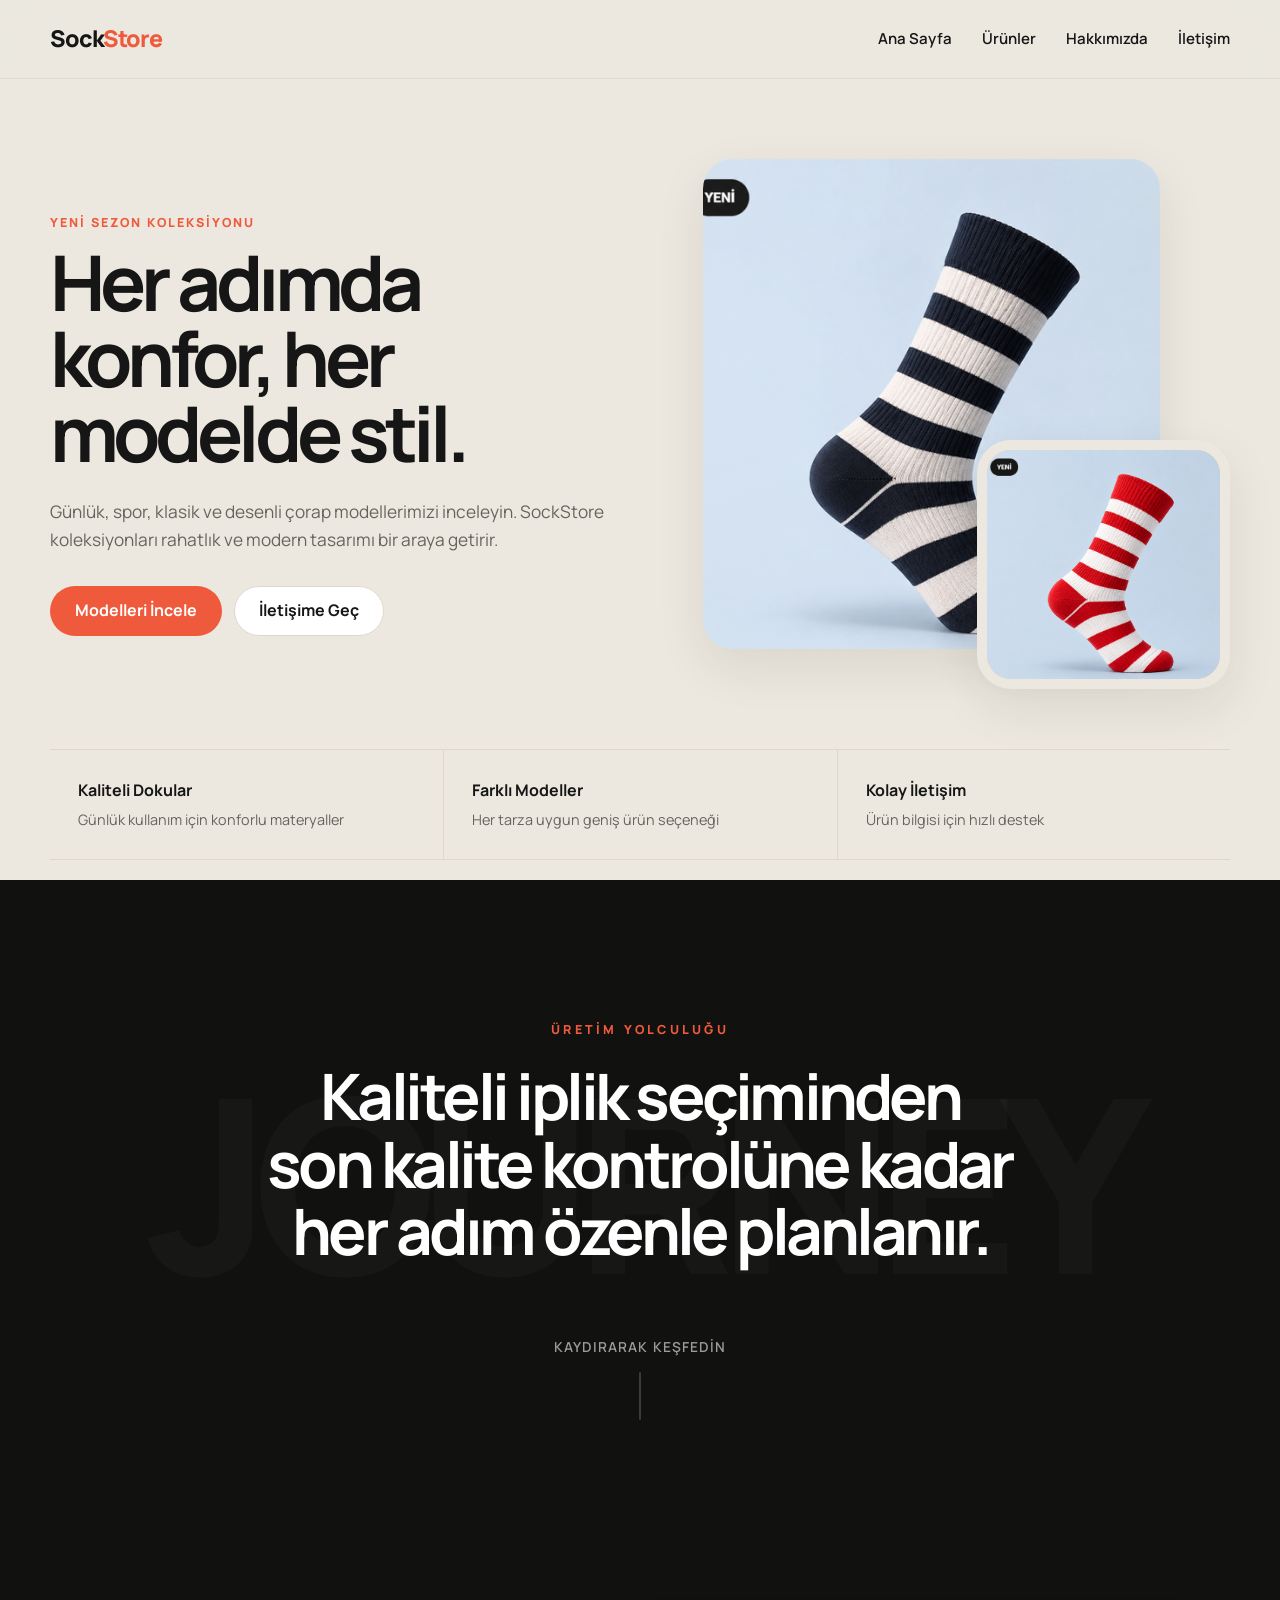
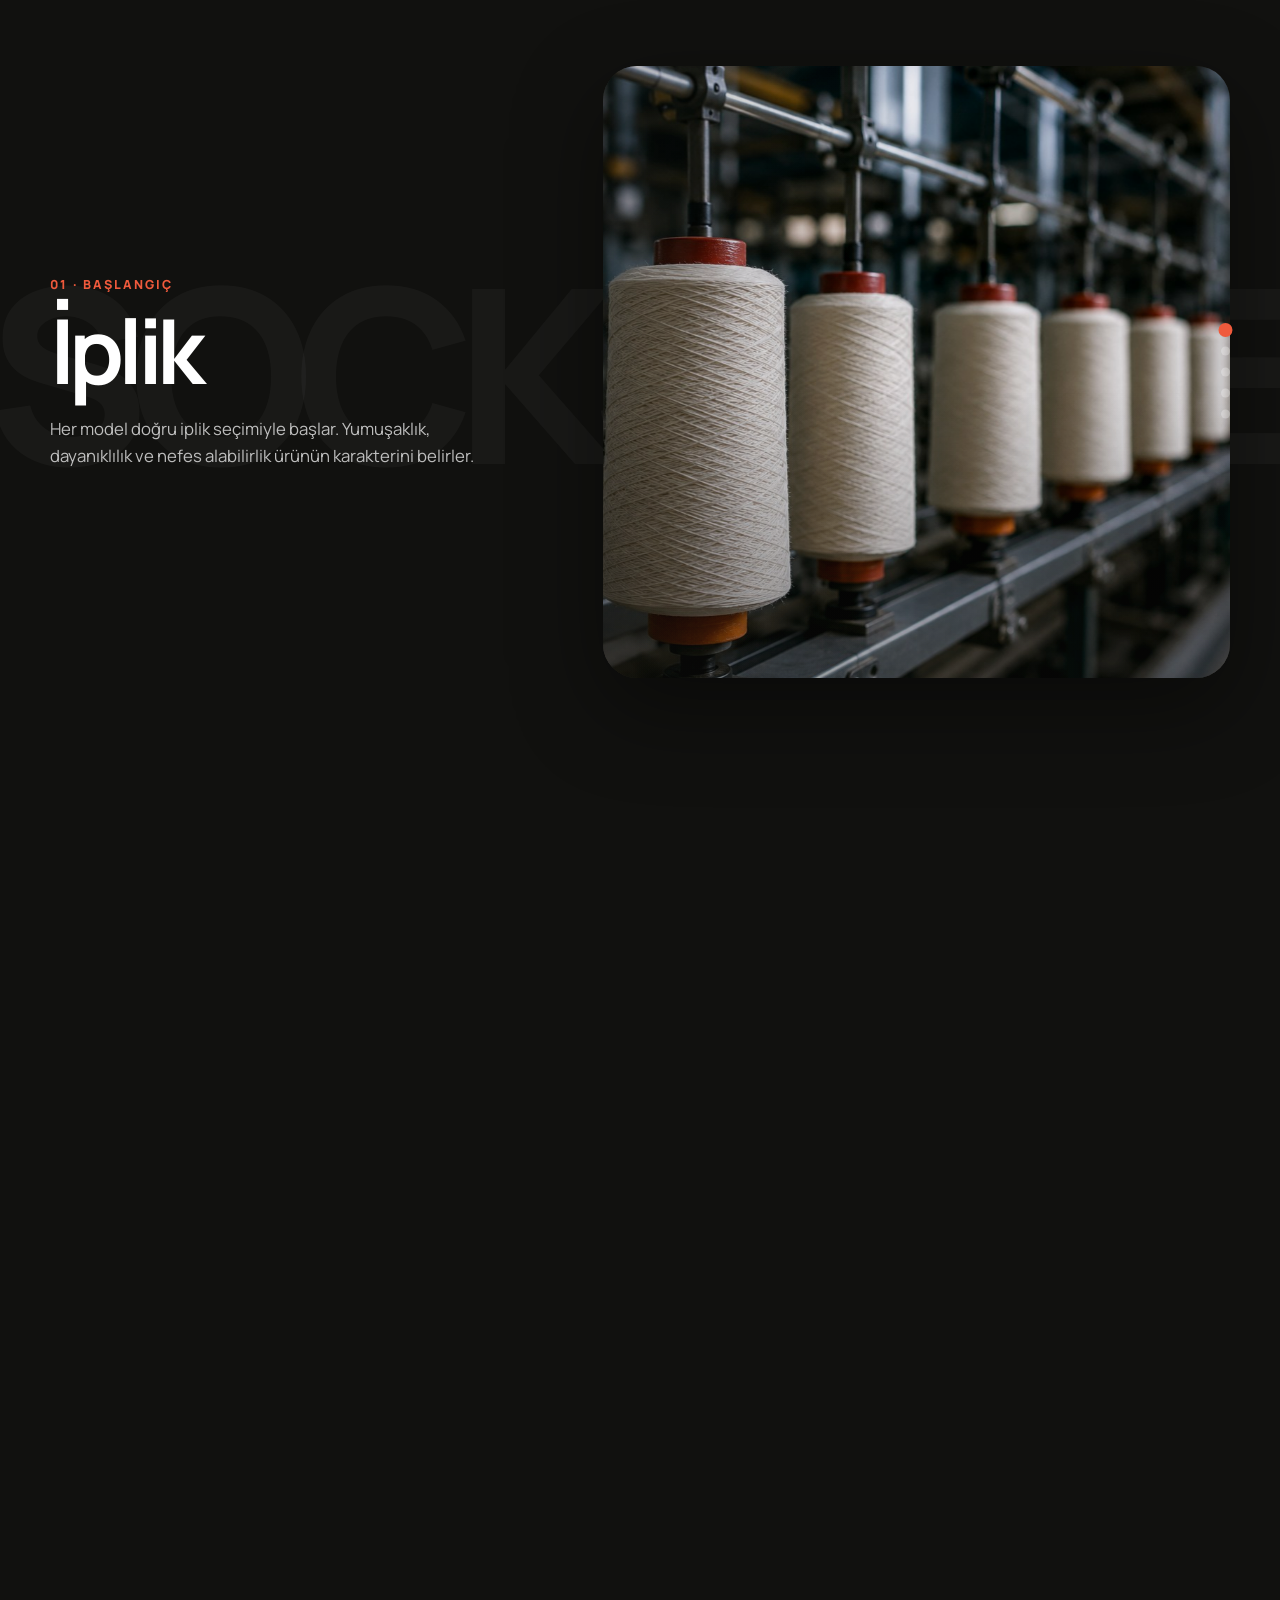
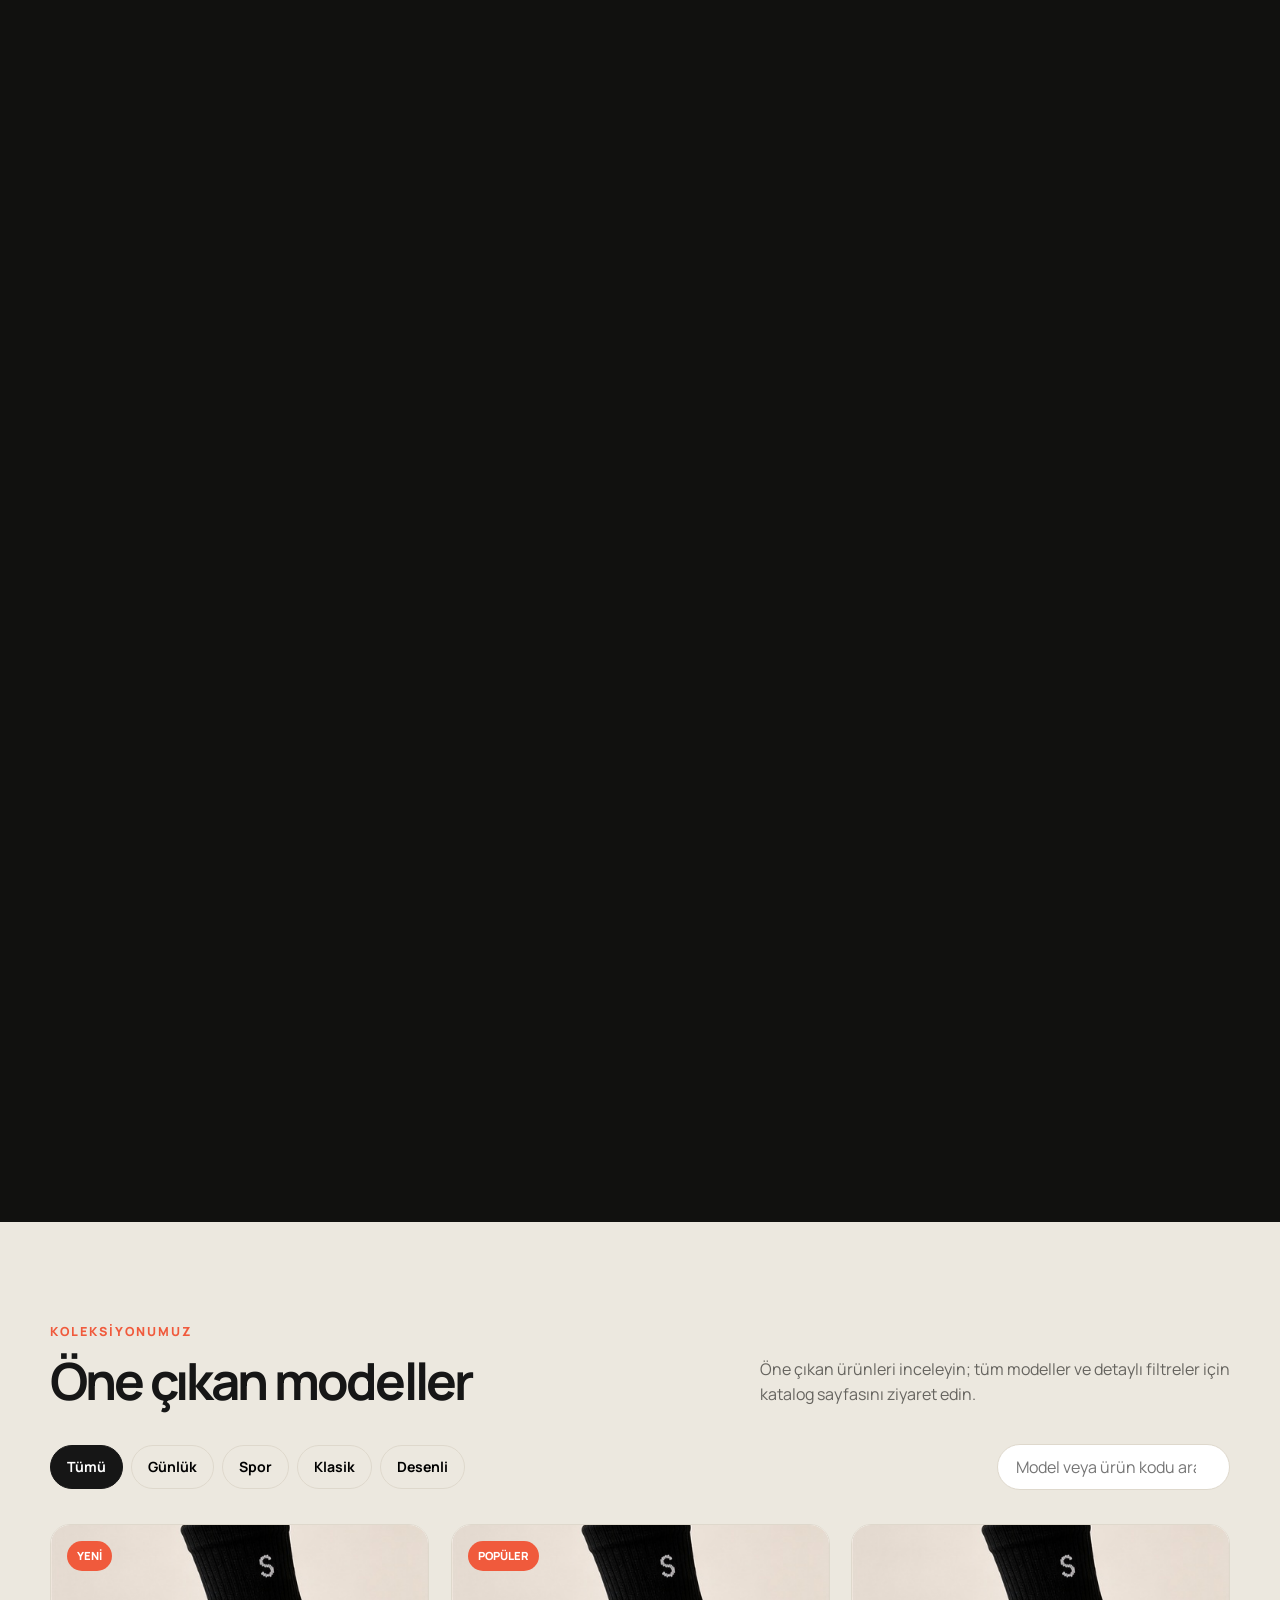
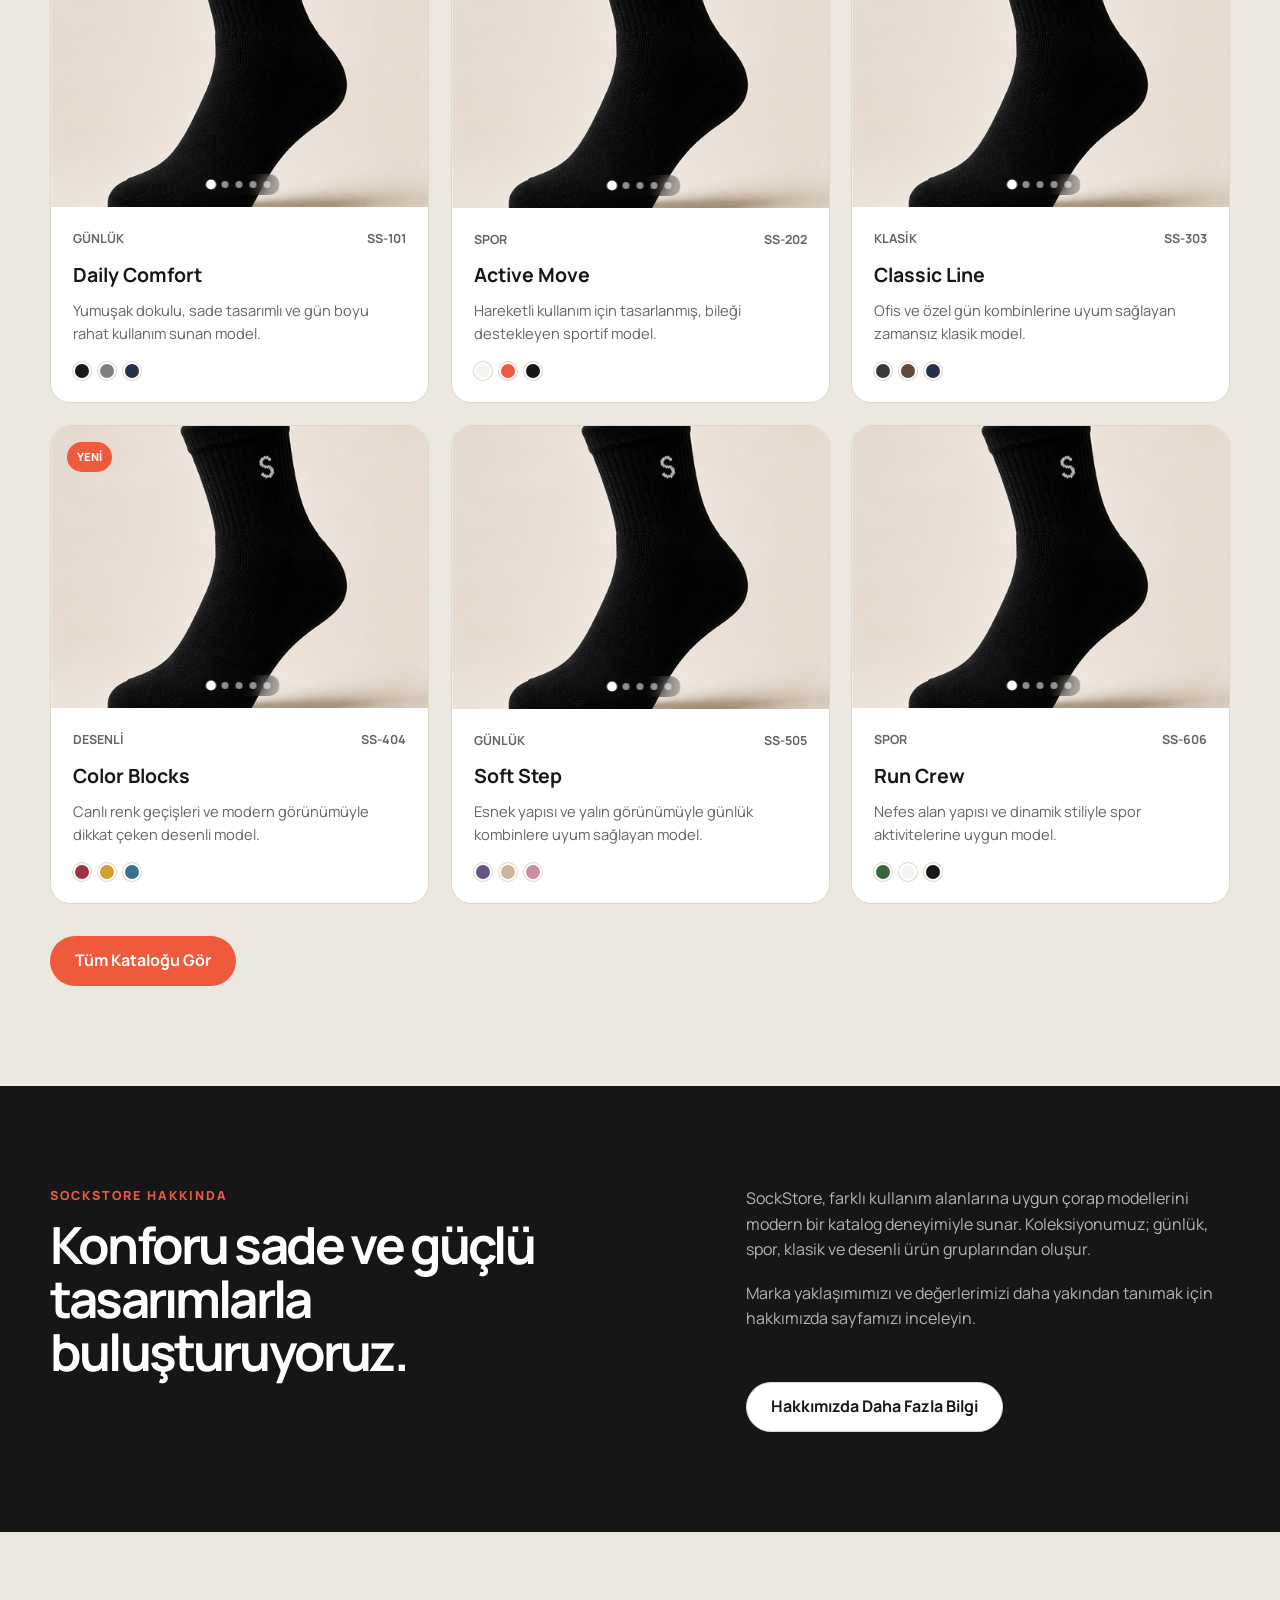
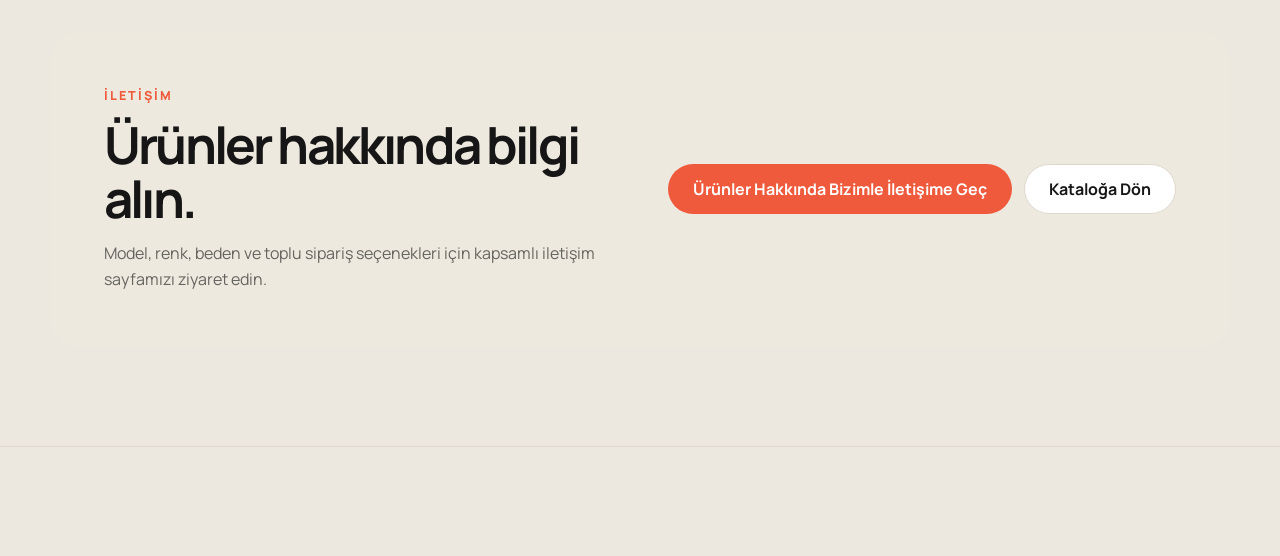
<file: index.html>
<!DOCTYPE html>
<html lang="tr" class="intro-loading">
<head>
    <meta charset="UTF-8">
    <meta name="viewport" content="width=device-width, initial-scale=1.0, viewport-fit=cover">
    <meta name="description" content="SockStore çorap koleksiyonlarını keşfedin. Günlük, spor, klasik ve desenli modeller.">
    <title>SockStore | Çorap Koleksiyonları</title>
    <link rel="preconnect" href="https://fonts.googleapis.com">
    <link rel="preconnect" href="https://fonts.gstatic.com" crossorigin>
    <link href="https://fonts.googleapis.com/css2?family=Manrope:wght@400;500;600;700;800&display=swap" rel="stylesheet">
    <link rel="stylesheet" href="assets/css/style.css">
    <link rel="stylesheet" href="assets/css/background-tone.css?v=2">
    <link rel="stylesheet" href="assets/css/responsive.css">
    <link rel="stylesheet" href="assets/css/animations.css">
    <link rel="stylesheet" href="assets/css/product-images.css?v=2">
    <link rel="stylesheet" href="assets/css/hero-products.css?v=1">
    <link rel="stylesheet" href="assets/css/mobile-menu-fix.css">
    <link rel="stylesheet" href="assets/css/story-intro.css">
    <link rel="stylesheet" href="assets/css/scroll-story.css?v=3">
    <link rel="stylesheet" href="assets/css/story-image-swap.css?v=1">
</head>
<body>
    <div class="page-intro" aria-hidden="true"><div class="intro-panel intro-panel-top"></div><div class="intro-panel intro-panel-bottom"></div><div class="intro-brand"><div class="intro-logo">Sock<span>Store</span></div><p>Her adımda stil</p><div class="intro-line"><span></span></div></div></div>
    <header class="site-header"><div class="container header-inner"><a class="logo" href="#home" aria-label="SockStore ana sayfa">Sock<span>Store</span></a><button class="menu-toggle" type="button" aria-label="Menüyü aç" aria-expanded="false" aria-controls="main-navigation"><span></span><span></span><span></span></button><nav id="main-navigation" class="main-navigation" aria-label="Ana menü"><a href="#home">Ana Sayfa</a><a href="katalog.html">Ürünler</a><a href="hakkimizda.html">Hakkımızda</a><a href="iletisim.html">İletişim</a></nav></div></header>
    <main>
        <section id="home" class="hero-section"><div class="container hero-grid"><div class="hero-content"><p class="eyebrow">Yeni sezon koleksiyonu</p><h1>Her adımda konfor, her modelde stil.</h1><p class="hero-description">Günlük, spor, klasik ve desenli çorap modellerimizi inceleyin. SockStore koleksiyonları rahatlık ve modern tasarımı bir araya getirir.</p><div class="hero-actions"><a class="button button-primary" href="katalog.html">Modelleri İncele</a><a class="button button-secondary" href="iletisim.html">İletişime Geç</a></div></div><div class="hero-visual"><div class="hero-product-card hero-product-card-large"><img src="assets/images/products/NewProducts/NewProduct1.png" alt="SockStore yeni sezon lacivert beyaz çizgili çorap"></div><div class="hero-product-card hero-product-card-small"><img src="assets/images/products/NewProducts/NewProduct2.png" alt="SockStore yeni sezon kırmızı beyaz çizgili çorap"></div></div></div></section>
        <section class="benefits-section"><div class="container benefits-grid"><article><strong>Kaliteli Dokular</strong><span>Günlük kullanım için konforlu materyaller</span></article><article><strong>Farklı Modeller</strong><span>Her tarza uygun geniş ürün seçeneği</span></article><article><strong>Kolay İletişim</strong><span>Ürün bilgisi için hızlı destek</span></article></div></section>

        <section class="story-intro" aria-labelledby="story-intro-title">
            <div class="container story-intro-inner">
                <p class="story-intro-label">Üretim Yolculuğu</p>
                <h2 id="story-intro-title">Kaliteli iplik seçiminden son kalite kontrolüne kadar her adım özenle planlanır.</h2>
                <a class="story-scroll-cue" href="#production-story" aria-label="Üretim yolculuğunu keşfet">
                    <span>Kaydırarak keşfedin</span>
                    <i aria-hidden="true"></i>
                </a>
            </div>
        </section>

        <section id="production-story" class="story-section" aria-label="SockStore üretim hikâyesi">
            <div class="story-layout">
                <div class="story-stage">
                    <div class="container story-container">
                        <div class="story-copy">
                            <article class="story-step is-active"><span class="story-number">01 · Başlangıç</span><h2>İplik</h2><p>Her model doğru iplik seçimiyle başlar. Yumuşaklık, dayanıklılık ve nefes alabilirlik ürünün karakterini belirler.</p></article>
                            <article class="story-step"><span class="story-number">02 · Yapı</span><h2>Dokuma</h2><p>İplikler dengeli bir yapıda birleşir. Esneklik, form ve günlük kullanım konforu bu aşamada şekillenir.</p></article>
                            <article class="story-step"><span class="story-number">03 · Kimlik</span><h2>Boyama</h2><p>Renkler koleksiyona kişilik kazandırır. Zamansız tonlardan dikkat çeken desenlere kadar her seçim bir hikâye taşır.</p></article>
                            <article class="story-step"><span class="story-number">04 · Güvence</span><h2>Kalite Kontrol</h2><p>Doku, dikiş, esneklik ve görünüm dikkatle incelenir. Her model sergilenmeden önce bütünlüğü kontrol edilir.</p></article>
                            <article class="story-step"><span class="story-number">05 · Sonuç</span><h2>SockStore</h2><p>Tüm aşamalar konforlu, sade ve güçlü bir koleksiyonda buluşur. Her adımda stil fikri böyle ortaya çıkar.</p></article>
                        </div>
                        <div class="story-visual" aria-hidden="true">
                            <div class="story-scene scene-thread is-active"></div>
                            <div class="story-scene scene-knit"></div>
                            <div class="story-scene scene-dye"></div>
                            <div class="story-scene scene-quality"></div>
                            <div class="story-scene scene-final"></div>
                        </div>
                    </div>
                    <div class="story-progress" aria-label="Hikâye adımları">
                        <button class="story-dot is-active" type="button" aria-label="İplik"></button>
                        <button class="story-dot" type="button" aria-label="Dokuma"></button>
                        <button class="story-dot" type="button" aria-label="Boyama"></button>
                        <button class="story-dot" type="button" aria-label="Kalite kontrol"></button>
                        <button class="story-dot" type="button" aria-label="SockStore"></button>
                    </div>
                </div>
            </div>
        </section>

        <section id="products" class="products-section section-space"><div class="container"><div class="section-heading"><div><p class="eyebrow">Koleksiyonumuz</p><h2>Öne çıkan modeller</h2></div><p>Öne çıkan ürünleri inceleyin; tüm modeller ve detaylı filtreler için katalog sayfasını ziyaret edin.</p></div><div class="product-toolbar"><div id="category-filters" class="category-filters" aria-label="Ürün kategorileri"></div><label class="search-box"><span class="sr-only">Ürün ara</span><input id="product-search" type="search" placeholder="Model veya ürün kodu ara..."></label></div><div id="product-grid" class="product-grid" aria-live="polite"></div><p id="empty-state" class="empty-state" hidden>Aramanızla eşleşen ürün bulunamadı.</p><div class="hero-actions"><a class="button button-primary" href="katalog.html">Tüm Kataloğu Gör</a></div></div></section>
        <section id="about" class="about-section section-space"><div class="container about-grid"><div><p class="eyebrow">SockStore hakkında</p><h2>Konforu sade ve güçlü tasarımlarla buluşturuyoruz.</h2></div><div class="about-copy"><p>SockStore, farklı kullanım alanlarına uygun çorap modellerini modern bir katalog deneyimiyle sunar. Koleksiyonumuz; günlük, spor, klasik ve desenli ürün gruplarından oluşur.</p><p>Marka yaklaşımımızı ve değerlerimizi daha yakından tanımak için hakkımızda sayfamızı inceleyin.</p><div class="hero-actions"><a class="button button-secondary" href="hakkimizda.html">Hakkımızda Daha Fazla Bilgi</a></div></div></div></section>
        <section id="contact" class="contact-section section-space"><div class="container contact-card"><div><p class="eyebrow">İletişim</p><h2>Ürünler hakkında bilgi alın.</h2><p>Model, renk, beden ve toplu sipariş seçenekleri için kapsamlı iletişim sayfamızı ziyaret edin.</p></div><div class="contact-actions"><a class="button button-primary" href="iletisim.html">Ürünler Hakkında Bizimle İletişime Geç</a><a class="button button-secondary" href="katalog.html">Kataloğa Dön</a></div></div></section>
    </main>
    <footer class="site-footer"><div class="container footer-inner"><a class="logo footer-logo" href="#home">Sock<span>Store</span></a><p>© <span id="current-year"></span> SockStore. Tüm hakları saklıdır.</p></div></footer>
    <script src="assets/js/products.js?v=2"></script>
    <script src="assets/js/scroll-story.js"></script>
    <script src="assets/js/main.js"></script>
</body>
</html>
</file>
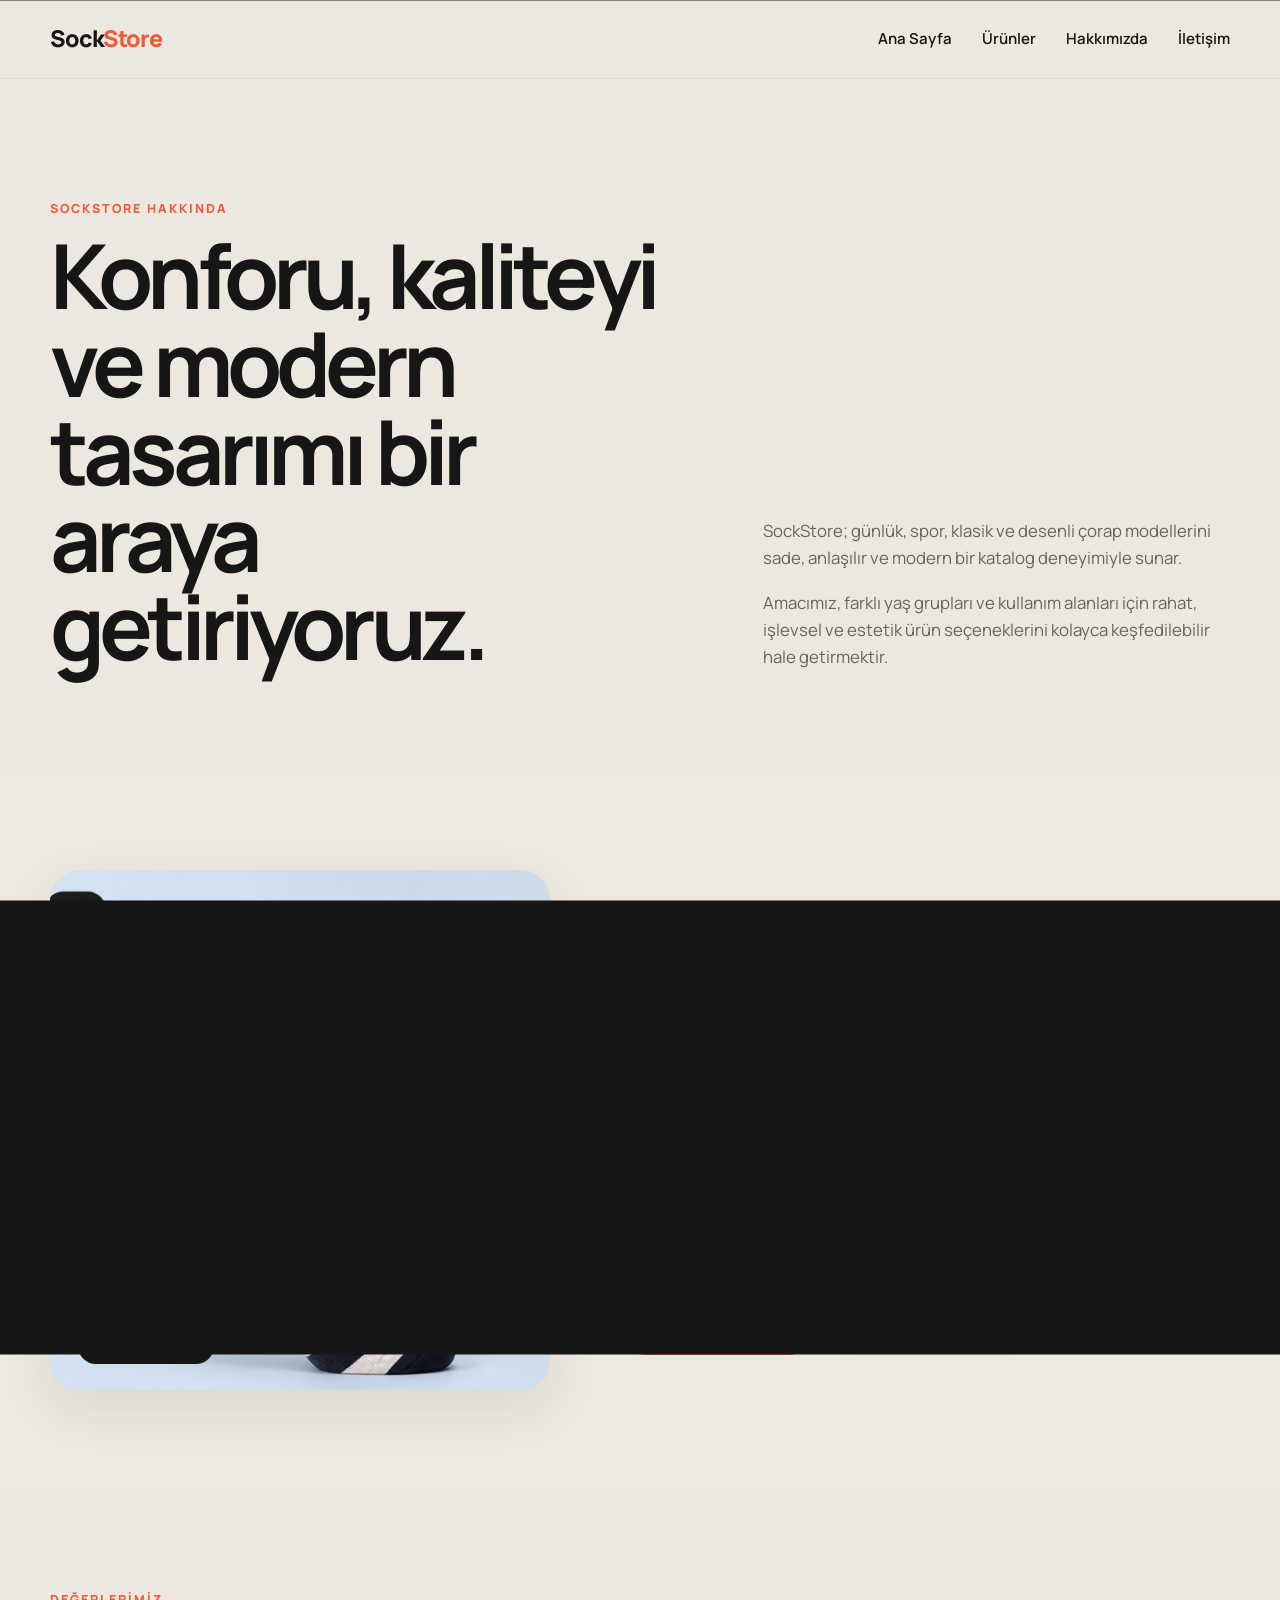
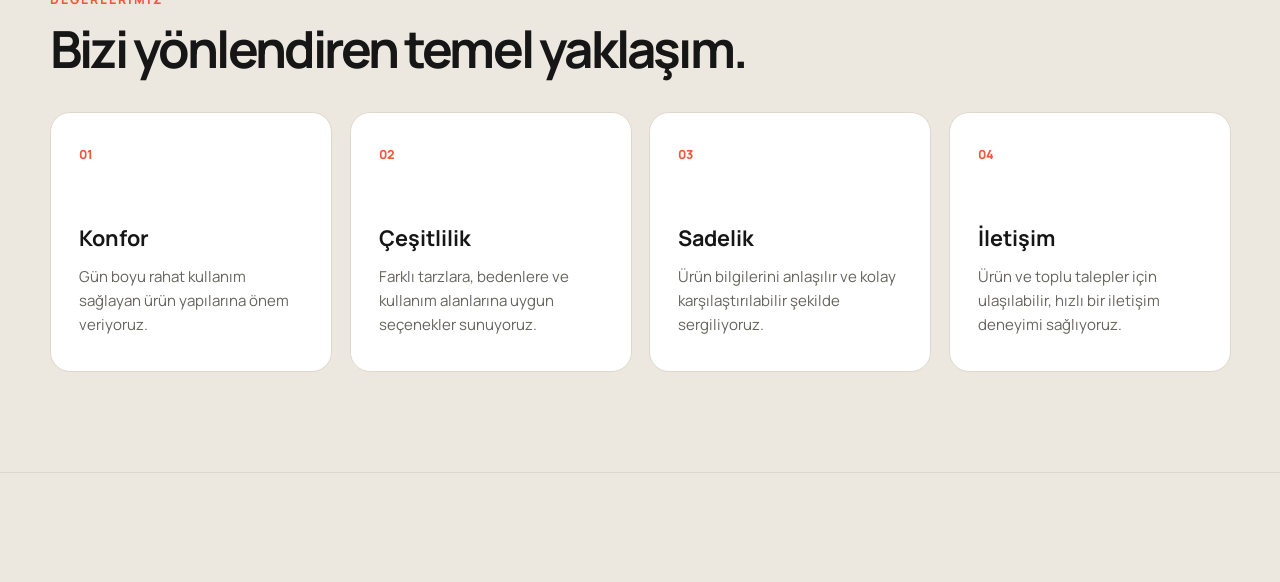
<file: hakkimizda.html>
<!DOCTYPE html>
<html lang="tr" class="intro-loading">
<head>
    <meta charset="UTF-8">
    <meta name="viewport" content="width=device-width, initial-scale=1.0, viewport-fit=cover">
    <meta name="description" content="SockStore marka yaklaşımı, ürün anlayışı ve koleksiyonları hakkında bilgi edinin.">
    <title>SockStore | Hakkımızda</title>
    <link rel="preconnect" href="https://fonts.googleapis.com">
    <link rel="preconnect" href="https://fonts.gstatic.com" crossorigin>
    <link href="https://fonts.googleapis.com/css2?family=Manrope:wght@400;500;600;700;800&display=swap" rel="stylesheet">
    <link rel="stylesheet" href="assets/css/style.css">
    <link rel="stylesheet" href="assets/css/background-tone.css?v=1">
    <link rel="stylesheet" href="assets/css/responsive.css">
    <link rel="stylesheet" href="assets/css/animations.css">
    <link rel="stylesheet" href="assets/css/about.css?v=2">
    <link rel="stylesheet" href="assets/css/mobile-menu-fix.css">
</head>
<body>
    <div class="page-intro" aria-hidden="true">
        <div class="intro-panel intro-panel-top"></div>
        <div class="intro-panel intro-panel-bottom"></div>
        <div class="intro-brand">
            <div class="intro-logo">Sock<span>Store</span></div>
            <p>Markamızı keşfedin</p>
            <div class="intro-line"><span></span></div>
        </div>
    </div>

    <header class="site-header">
        <div class="container header-inner">
            <a class="logo" href="index.html" aria-label="SockStore ana sayfa">Sock<span>Store</span></a>
            <button class="menu-toggle" type="button" aria-label="Menüyü aç" aria-expanded="false" aria-controls="main-navigation"><span></span><span></span><span></span></button>
            <nav id="main-navigation" class="main-navigation" aria-label="Ana menü">
                <a href="index.html">Ana Sayfa</a>
                <a href="katalog.html">Ürünler</a>
                <a href="hakkimizda.html" aria-current="page">Hakkımızda</a>
                <a href="iletisim.html">İletişim</a>
            </nav>
        </div>
    </header>

    <main>
        <section class="about-page-hero section-space">
            <div class="container about-page-hero-grid">
                <div class="reveal reveal-left">
                    <p class="eyebrow">SockStore hakkında</p>
                    <h1>Konforu, kaliteyi ve modern tasarımı bir araya getiriyoruz.</h1>
                </div>
                <div class="about-page-intro reveal reveal-right">
                    <p>SockStore; günlük, spor, klasik ve desenli çorap modellerini sade, anlaşılır ve modern bir katalog deneyimiyle sunar.</p>
                    <p>Amacımız, farklı yaş grupları ve kullanım alanları için rahat, işlevsel ve estetik ürün seçeneklerini kolayca keşfedilebilir hale getirmektir.</p>
                </div>
            </div>
        </section>

        <section class="about-story section-space">
            <div class="container about-story-grid">
                <div class="about-visual-card reveal reveal-scale">
                    <img src="assets/images/products/NewProducts/NewProduct1.png" alt="Lacivert beyaz çizgili SockStore çorabı">
                    <span>Her adımda stil</span>
                </div>
                <div class="about-story-copy reveal reveal-right">
                    <p class="eyebrow">Yaklaşımımız</p>
                    <h2>Her kullanım alanına uygun doğru modeli sunmak.</h2>
                    <p>Koleksiyonlarımızı oluştururken rahatlık, malzeme yapısı, renk çeşitliliği ve kullanım amacını birlikte değerlendiriyoruz.</p>
                    <p>Bu site satış işlemi gerçekleştirmez. Ürünleri incelemek, model seçenekleri hakkında bilgi almak ve toplu talepler için bizimle doğrudan iletişime geçebilirsiniz.</p>
                    <div class="about-actions">
                        <a class="button button-primary" href="katalog.html">Koleksiyonu İncele</a>
                        <a class="button button-secondary" href="iletisim.html">Bizimle İletişime Geç</a>
                    </div>
                </div>
            </div>
        </section>

        <section class="values-section section-space">
            <div class="container">
                <div class="section-heading reveal">
                    <div><p class="eyebrow">Değerlerimiz</p><h2>Bizi yönlendiren temel yaklaşım.</h2></div>
                </div>
                <div class="values-grid">
                    <article class="value-card reveal"><span>01</span><h3>Konfor</h3><p>Gün boyu rahat kullanım sağlayan ürün yapılarına önem veriyoruz.</p></article>
                    <article class="value-card reveal" style="--reveal-delay:100ms"><span>02</span><h3>Çeşitlilik</h3><p>Farklı tarzlara, bedenlere ve kullanım alanlarına uygun seçenekler sunuyoruz.</p></article>
                    <article class="value-card reveal" style="--reveal-delay:200ms"><span>03</span><h3>Sadelik</h3><p>Ürün bilgilerini anlaşılır ve kolay karşılaştırılabilir şekilde sergiliyoruz.</p></article>
                    <article class="value-card reveal" style="--reveal-delay:300ms"><span>04</span><h3>İletişim</h3><p>Ürün ve toplu talepler için ulaşılabilir, hızlı bir iletişim deneyimi sağlıyoruz.</p></article>
                </div>
            </div>
        </section>
    </main>

    <footer class="site-footer"><div class="container footer-inner"><a class="logo footer-logo" href="index.html">Sock<span>Store</span></a><p>© <span id="current-year"></span> SockStore. Tüm hakları saklıdır.</p></div></footer>
    <script src="assets/js/main.js"></script>
</body>
</html>
</file>
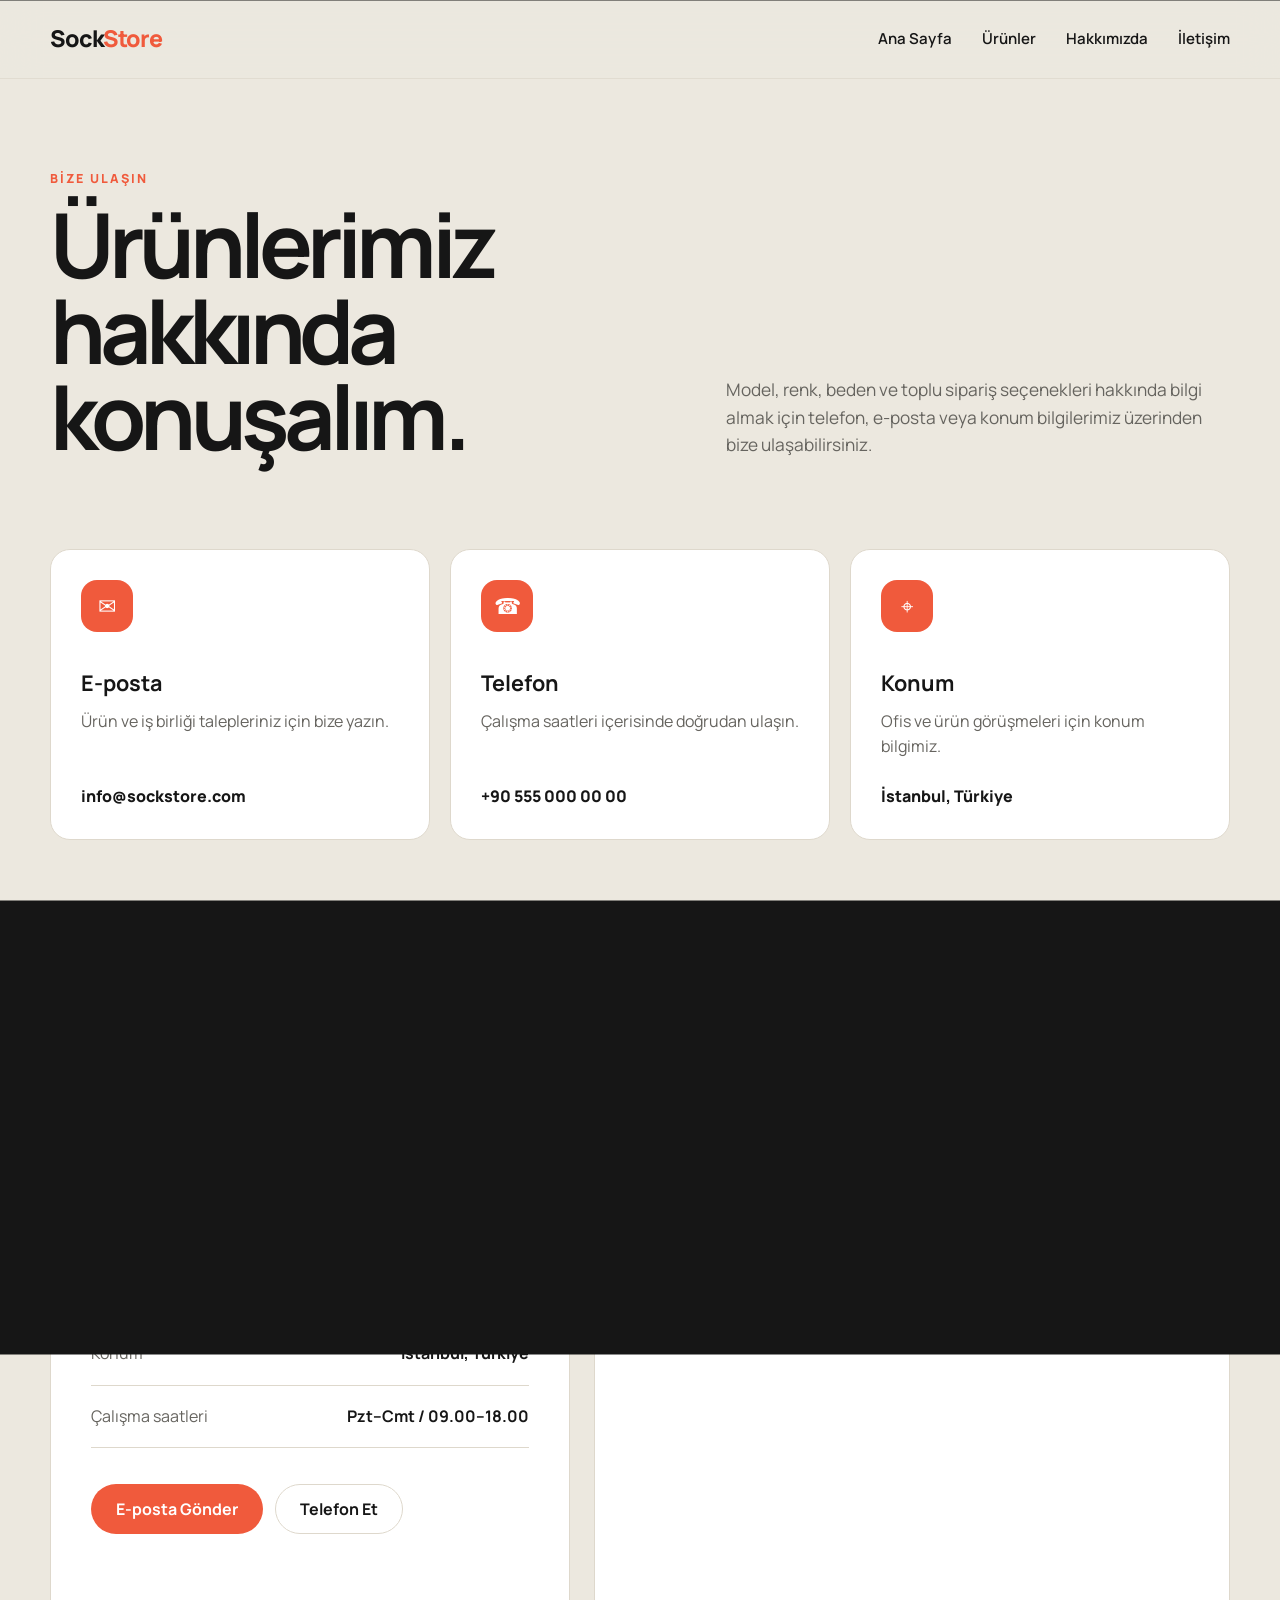
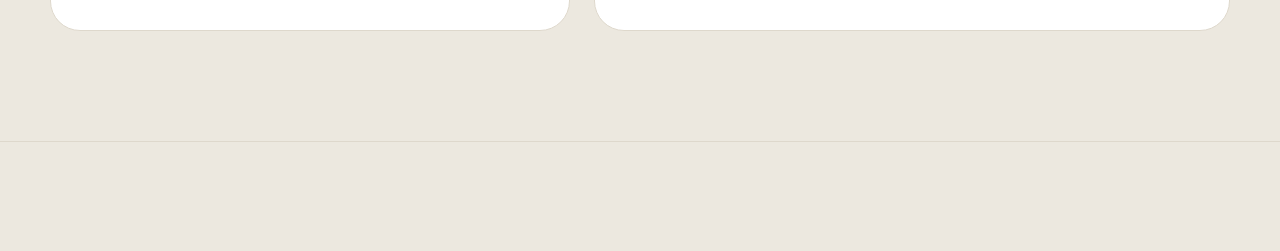
<file: iletisim.html>
<!DOCTYPE html>
<html lang="tr" class="intro-loading">
<head>
    <meta charset="UTF-8">
    <meta name="viewport" content="width=device-width, initial-scale=1.0, viewport-fit=cover">
    <meta name="description" content="SockStore iletişim bilgileri, telefon, e-posta ve konum bilgileri.">
    <title>SockStore | İletişim</title>
    <link rel="preconnect" href="https://fonts.googleapis.com">
    <link rel="preconnect" href="https://fonts.gstatic.com" crossorigin>
    <link href="https://fonts.googleapis.com/css2?family=Manrope:wght@400;500;600;700;800&display=swap" rel="stylesheet">
    <link rel="stylesheet" href="assets/css/style.css">
    <link rel="stylesheet" href="assets/css/background-tone.css?v=1">
    <link rel="stylesheet" href="assets/css/responsive.css">
    <link rel="stylesheet" href="assets/css/animations.css">
    <link rel="stylesheet" href="assets/css/contact.css">
    <link rel="stylesheet" href="assets/css/mobile-menu-fix.css">
</head>
<body>
    <div class="page-intro" aria-hidden="true"><div class="intro-panel intro-panel-top"></div><div class="intro-panel intro-panel-bottom"></div><div class="intro-brand"><div class="intro-logo">Sock<span>Store</span></div><p>Her adımda stil</p><div class="intro-line"><span></span></div></div></div>
    <header class="site-header"><div class="container header-inner"><a class="logo" href="index.html" aria-label="SockStore ana sayfa">Sock<span>Store</span></a><button class="menu-toggle" type="button" aria-label="Menüyü aç" aria-expanded="false" aria-controls="main-navigation"><span></span><span></span><span></span></button><nav id="main-navigation" class="main-navigation" aria-label="Ana menü"><a href="index.html">Ana Sayfa</a><a href="katalog.html">Ürünler</a><a href="hakkimizda.html">Hakkımızda</a><a href="iletisim.html" aria-current="page">İletişim</a></nav></div></header>
    <main>
        <section class="contact-hero"><div class="container contact-hero-grid"><div><p class="eyebrow">Bize ulaşın</p><h1>Ürünlerimiz hakkında konuşalım.</h1></div><p class="contact-hero-copy">Model, renk, beden ve toplu sipariş seçenekleri hakkında bilgi almak için telefon, e-posta veya konum bilgilerimiz üzerinden bize ulaşabilirsiniz.</p></div></section>
        <section class="contact-details-section"><div class="container contact-details-grid"><article class="contact-info-card reveal"><div><div class="contact-icon" aria-hidden="true">✉</div><h2>E-posta</h2><p>Ürün ve iş birliği talepleriniz için bize yazın.</p></div><a href="mailto:info@sockstore.com">info@sockstore.com</a></article><article class="contact-info-card reveal" style="--reveal-delay:100ms"><div><div class="contact-icon" aria-hidden="true">☎</div><h2>Telefon</h2><p>Çalışma saatleri içerisinde doğrudan ulaşın.</p></div><a href="tel:+905550000000">+90 555 000 00 00</a></article><article class="contact-info-card reveal" style="--reveal-delay:200ms"><div><div class="contact-icon" aria-hidden="true">⌖</div><h2>Konum</h2><p>Ofis ve ürün görüşmeleri için konum bilgimiz.</p></div><a href="https://www.google.com/maps/search/?api=1&query=Istanbul%2C%20Turkiye" target="_blank" rel="noopener noreferrer">İstanbul, Türkiye</a></article></div></section>
        <section class="contact-main-section"><div class="container contact-main-grid"><div class="contact-panel reveal reveal-left"><p class="eyebrow">İletişim bilgileri</p><h2>Size en uygun kanaldan ulaşın.</h2><p>Mesajlarınıza mümkün olan en kısa sürede dönüş sağlanır.</p><div class="contact-list"><div class="contact-list-row"><span>E-posta</span><strong>info@sockstore.com</strong></div><div class="contact-list-row"><span>Telefon</span><strong>+90 555 000 00 00</strong></div><div class="contact-list-row"><span>Konum</span><strong>İstanbul, Türkiye</strong></div><div class="contact-list-row"><span>Çalışma saatleri</span><strong>Pzt–Cmt / 09.00–18.00</strong></div></div><div class="contact-actions"><a class="button button-primary" href="mailto:info@sockstore.com">E-posta Gönder</a><a class="button button-secondary" href="tel:+905550000000">Telefon Et</a></div></div><div class="map-panel reveal reveal-right"><div class="map-panel-heading"><p class="eyebrow">Konum</p><h2>Bizi haritada görüntüleyin.</h2><p>Kesin adres bilgisi eklendiğinde harita doğrudan firma konumunu gösterecek şekilde güncellenebilir.</p></div><div class="map-frame"><iframe title="SockStore konumu" src="https://www.google.com/maps?q=Istanbul%2C%20Turkiye&output=embed" loading="lazy" referrerpolicy="no-referrer-when-downgrade"></iframe></div></div></div></section>
    </main>
    <footer class="site-footer"><div class="container footer-inner"><a class="logo footer-logo" href="index.html">Sock<span>Store</span></a><p>© <span id="current-year"></span> SockStore. Tüm hakları saklıdır.</p></div></footer>
    <script src="assets/js/main.js"></script>
</body>
</html>
</file>
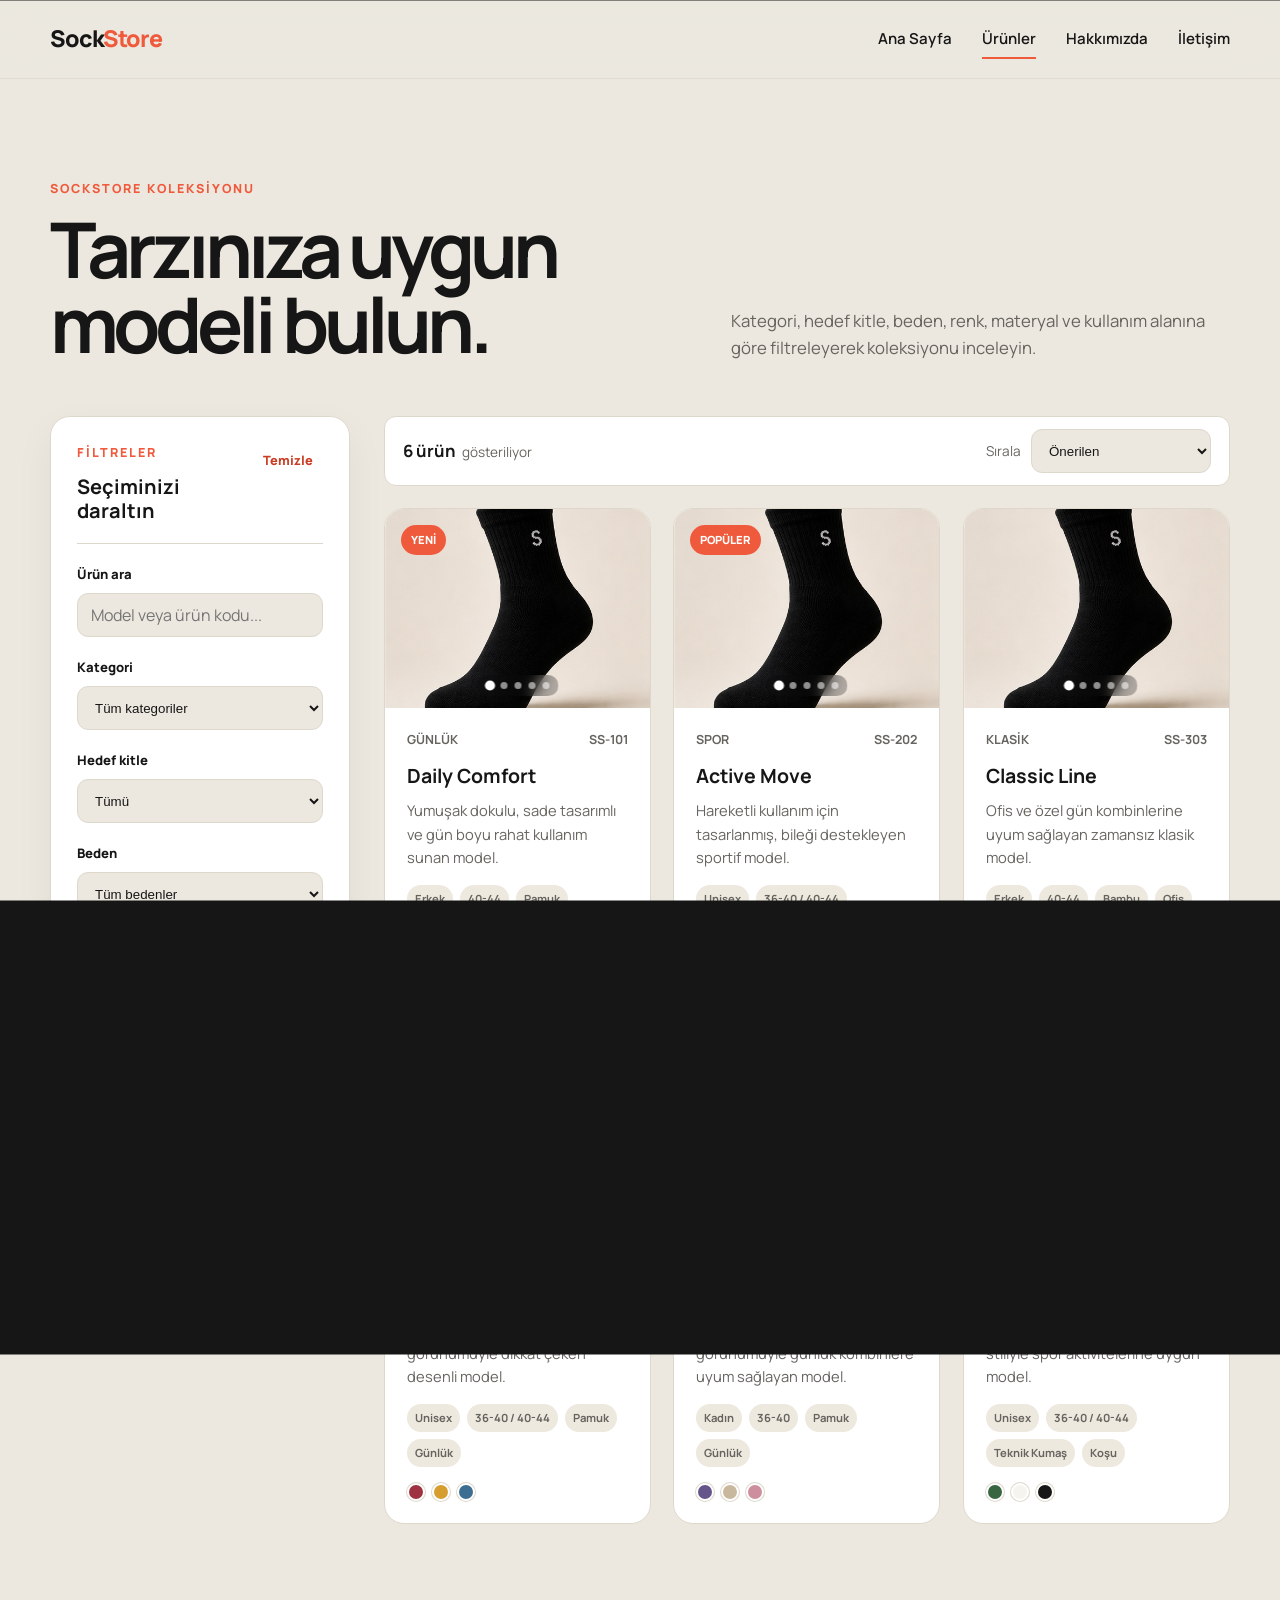
<file: katalog.html>
<!DOCTYPE html>
<html lang="tr" class="intro-loading">
<head>
    <meta charset="UTF-8">
    <meta name="viewport" content="width=device-width, initial-scale=1.0, viewport-fit=cover">
    <meta name="description" content="SockStore ürün kataloğunu kategori, beden, renk ve kullanım alanına göre filtreleyin.">
    <title>SockStore | Ürün Kataloğu</title>
    <link rel="preconnect" href="https://fonts.googleapis.com">
    <link rel="preconnect" href="https://fonts.gstatic.com" crossorigin>
    <link href="https://fonts.googleapis.com/css2?family=Manrope:wght@400;500;600;700;800&display=swap" rel="stylesheet">
    <link rel="stylesheet" href="assets/css/style.css">
    <link rel="stylesheet" href="assets/css/background-tone.css?v=1">
    <link rel="stylesheet" href="assets/css/responsive.css">
    <link rel="stylesheet" href="assets/css/animations.css">
    <link rel="stylesheet" href="assets/css/product-images.css?v=2">
    <link rel="stylesheet" href="assets/css/catalog.css">
    <link rel="stylesheet" href="assets/css/mobile-menu-fix.css">
</head>
<body>
    <div class="page-intro" aria-hidden="true"><div class="intro-panel intro-panel-top"></div><div class="intro-panel intro-panel-bottom"></div><div class="intro-brand"><div class="intro-logo">Sock<span>Store</span></div><p>Ürün kataloğu</p><div class="intro-line"><span></span></div></div></div>
    <header class="site-header"><div class="container header-inner"><a class="logo" href="index.html" aria-label="SockStore ana sayfa">Sock<span>Store</span></a><button class="menu-toggle" type="button" aria-label="Menüyü aç" aria-expanded="false" aria-controls="main-navigation"><span></span><span></span><span></span></button><nav id="main-navigation" class="main-navigation" aria-label="Ana menü"><a href="index.html">Ana Sayfa</a><a href="katalog.html" aria-current="page">Ürünler</a><a href="hakkimizda.html">Hakkımızda</a><a href="iletisim.html">İletişim</a></nav></div></header>
    <main>
        <section class="catalog-hero section-space"><div class="container catalog-hero-grid"><div><p class="eyebrow">SockStore koleksiyonu</p><h1>Tarzınıza uygun modeli bulun.</h1></div><p>Kategori, hedef kitle, beden, renk, materyal ve kullanım alanına göre filtreleyerek koleksiyonu inceleyin.</p></div></section>
        <section class="catalog-section"><div class="container catalog-layout"><aside class="catalog-sidebar" aria-label="Ürün filtreleri"><div class="filter-panel-header"><div><p class="eyebrow">Filtreler</p><h2>Seçiminizi daraltın</h2></div><button id="clear-filters" class="clear-filter-button" type="button">Temizle</button></div><div class="filter-group"><label for="catalog-search">Ürün ara</label><input id="catalog-search" type="search" placeholder="Model veya ürün kodu..."></div><div class="filter-group"><label for="category-filter">Kategori</label><select id="category-filter"><option value="">Tüm kategoriler</option></select></div><div class="filter-group"><label for="audience-filter">Hedef kitle</label><select id="audience-filter"><option value="">Tümü</option></select></div><div class="filter-group"><label for="size-filter">Beden</label><select id="size-filter"><option value="">Tüm bedenler</option></select></div><div class="filter-group"><label for="color-filter">Renk</label><select id="color-filter"><option value="">Tüm renkler</option></select></div><div class="filter-group"><label for="material-filter">Materyal</label><select id="material-filter"><option value="">Tüm materyaller</option></select></div><div class="filter-group"><label for="usage-filter">Kullanım alanı</label><select id="usage-filter"><option value="">Tüm kullanım alanları</option></select></div><label class="badge-filter"><input id="featured-filter" type="checkbox"><span>Yalnızca yeni ve popüler modeller</span></label></aside><div class="catalog-content"><div class="catalog-toolbar"><div><strong id="result-count">0 ürün</strong><span>gösteriliyor</span></div><label class="sort-control"><span>Sırala</span><select id="sort-filter"><option value="default">Önerilen</option><option value="name-asc">İsme göre A-Z</option><option value="name-desc">İsme göre Z-A</option><option value="code-asc">Ürün koduna göre</option></select></label></div><div id="catalog-grid" class="product-grid catalog-grid" aria-live="polite"></div><div id="catalog-empty" class="catalog-empty" hidden><h3>Bu filtrelerle eşleşen ürün bulunamadı.</h3><p>Filtrelerden birini kaldırarak tekrar deneyin.</p></div></div></div></section>
    </main>
    <footer class="site-footer"><div class="container footer-inner"><a class="logo footer-logo" href="index.html">Sock<span>Store</span></a><p>© <span id="current-year"></span> SockStore. Tüm hakları saklıdır.</p></div></footer>
    <script src="assets/js/catalog.js?v=2"></script><script src="assets/js/main.js"></script>
</body>
</html>
</file>
<file: assets/css/style.css>
:root {
    --background: #f7f5ef;
    --surface: #ffffff;
    --surface-soft: #eee9df;
    --text: #161616;
    --muted: #66645f;
    --accent: #f05a3c;
    --accent-dark: #ca3d24;
    --border: #ded8cc;
    --shadow: 0 18px 50px rgba(34, 28, 18, 0.09);
    --radius-large: 30px;
    --radius-medium: 20px;
    --radius-small: 12px;
    --container: 1180px;
}

* {
    box-sizing: border-box;
    margin: 0;
    padding: 0;
}

html {
    scroll-behavior: smooth;
}

body {
    font-family: "Manrope", sans-serif;
    color: var(--text);
    background: var(--background);
    line-height: 1.6;
}

body.menu-open {
    overflow: hidden;
}

a {
    color: inherit;
    text-decoration: none;
}

button,
input {
    font: inherit;
}

button {
    cursor: pointer;
}

img {
    display: block;
    max-width: 100%;
}

.container {
    width: min(calc(100% - 40px), var(--container));
    margin-inline: auto;
}

.section-space {
    padding: 100px 0;
}

.sr-only {
    position: absolute;
    width: 1px;
    height: 1px;
    padding: 0;
    margin: -1px;
    overflow: hidden;
    clip: rect(0, 0, 0, 0);
    white-space: nowrap;
    border: 0;
}

.site-header {
    position: sticky;
    top: 0;
    z-index: 1000;
    border-bottom: 1px solid rgba(222, 216, 204, 0.75);
    background: rgba(247, 245, 239, 0.9);
    backdrop-filter: blur(18px);
}

.header-inner {
    min-height: 78px;
    display: flex;
    align-items: center;
    justify-content: space-between;
    gap: 24px;
}

.logo {
    font-size: 1.45rem;
    font-weight: 800;
    letter-spacing: -0.05em;
}

.logo span {
    color: var(--accent);
}

.main-navigation {
    display: flex;
    align-items: center;
    gap: 30px;
}

.main-navigation a {
    position: relative;
    font-size: 0.94rem;
    font-weight: 600;
}

.main-navigation a::after {
    content: "";
    position: absolute;
    left: 0;
    bottom: -8px;
    width: 100%;
    height: 2px;
    background: var(--accent);
    transform: scaleX(0);
    transform-origin: right;
    transition: transform 0.25s ease;
}

.main-navigation a:hover::after,
.main-navigation a:focus-visible::after {
    transform: scaleX(1);
    transform-origin: left;
}

.menu-toggle {
    display: none;
    width: 44px;
    height: 44px;
    border: 1px solid var(--border);
    border-radius: 50%;
    background: var(--surface);
    align-items: center;
    justify-content: center;
    flex-direction: column;
    gap: 5px;
}

.menu-toggle span {
    width: 20px;
    height: 2px;
    background: var(--text);
    transition: transform 0.25s ease, opacity 0.25s ease;
}

.hero-section {
    padding: 80px 0 60px;
}

.hero-grid {
    display: grid;
    grid-template-columns: 1.05fr 0.95fr;
    align-items: center;
    gap: 70px;
}

.eyebrow {
    margin-bottom: 12px;
    color: var(--accent);
    font-size: 0.78rem;
    font-weight: 800;
    letter-spacing: 0.16em;
    text-transform: uppercase;
}

.hero-content h1 {
    max-width: 720px;
    font-size: clamp(3rem, 6vw, 5.8rem);
    line-height: 0.98;
    letter-spacing: -0.065em;
}

.hero-description {
    max-width: 650px;
    margin-top: 28px;
    color: var(--muted);
    font-size: 1.08rem;
}

.hero-actions,
.contact-actions {
    display: flex;
    flex-wrap: wrap;
    gap: 12px;
    margin-top: 32px;
}

.button {
    min-height: 50px;
    display: inline-flex;
    align-items: center;
    justify-content: center;
    padding: 0 24px;
    border: 1px solid transparent;
    border-radius: 999px;
    font-weight: 700;
    transition: transform 0.2s ease, background 0.2s ease, border-color 0.2s ease;
}

.button:hover {
    transform: translateY(-2px);
}

.button-primary {
    color: #fff;
    background: var(--accent);
}

.button-primary:hover {
    background: var(--accent-dark);
}

.button-secondary {
    border-color: var(--border);
    background: var(--surface);
}

.hero-visual {
    position: relative;
    min-height: 530px;
}

.visual-card {
    position: absolute;
    overflow: hidden;
    border-radius: var(--radius-large);
    box-shadow: var(--shadow);
}

.visual-card-large {
    inset: 0 70px 40px 0;
    background: #d5e4f0;
}

.visual-card-small {
    right: 0;
    bottom: 0;
    width: 48%;
    height: 47%;
    border: 10px solid var(--background);
    background: #f4c7a8;
}

.visual-card-large > span {
    position: absolute;
    top: 24px;
    left: 24px;
    z-index: 2;
    padding: 7px 13px;
    border-radius: 999px;
    color: #fff;
    background: var(--text);
    font-size: 0.76rem;
    font-weight: 800;
    text-transform: uppercase;
}

.sock-shape {
    position: absolute;
    width: 130px;
    height: 310px;
    border-radius: 65px 65px 35px 35px;
    background: repeating-linear-gradient(0deg, #161616 0 28px, #f6eddb 28px 56px);
    transform: rotate(22deg);
}

.sock-shape::after {
    content: "";
    position: absolute;
    left: -88px;
    bottom: 0;
    width: 150px;
    height: 86px;
    border-radius: 70px 0 40px 70px;
    background: inherit;
}

.sock-one {
    top: 110px;
    left: 42%;
}

.sock-two {
    width: 85px;
    height: 205px;
    top: 45px;
    left: 47%;
    background: repeating-linear-gradient(0deg, #f05a3c 0 24px, #fff 24px 48px);
}

.sock-two::after {
    left: -60px;
    width: 105px;
    height: 62px;
}

.benefits-section {
    padding-bottom: 20px;
}

.benefits-grid {
    display: grid;
    grid-template-columns: repeat(3, 1fr);
    border-top: 1px solid var(--border);
    border-bottom: 1px solid var(--border);
}

.benefits-grid article {
    padding: 28px;
}

.benefits-grid article + article {
    border-left: 1px solid var(--border);
}

.benefits-grid strong,
.benefits-grid span {
    display: block;
}

.benefits-grid span {
    margin-top: 4px;
    color: var(--muted);
    font-size: 0.9rem;
}

.section-heading {
    display: flex;
    align-items: end;
    justify-content: space-between;
    gap: 40px;
    margin-bottom: 36px;
}

.section-heading h2,
.about-grid h2,
.contact-card h2 {
    font-size: clamp(2.2rem, 4vw, 4rem);
    line-height: 1.05;
    letter-spacing: -0.055em;
}

.section-heading > p {
    max-width: 470px;
    color: var(--muted);
}

.product-toolbar {
    display: flex;
    align-items: center;
    justify-content: space-between;
    gap: 18px;
    margin-bottom: 34px;
}

.category-filters {
    display: flex;
    flex-wrap: wrap;
    gap: 8px;
}

.filter-button {
    padding: 10px 16px;
    border: 1px solid var(--border);
    border-radius: 999px;
    background: transparent;
    font-size: 0.88rem;
    font-weight: 700;
}

.filter-button.is-active,
.filter-button:hover {
    color: #fff;
    border-color: var(--text);
    background: var(--text);
}

.search-box input {
    width: min(320px, 100%);
    height: 46px;
    padding: 0 18px;
    border: 1px solid var(--border);
    border-radius: 999px;
    outline: none;
    background: var(--surface);
}

.search-box input:focus {
    border-color: var(--accent);
    box-shadow: 0 0 0 4px rgba(240, 90, 60, 0.12);
}

.product-grid {
    display: grid;
    grid-template-columns: repeat(3, 1fr);
    gap: 22px;
}

.product-card {
    overflow: hidden;
    border: 1px solid var(--border);
    border-radius: var(--radius-medium);
    background: var(--surface);
    transition: transform 0.25s ease, box-shadow 0.25s ease;
}

.product-card:hover {
    transform: translateY(-6px);
    box-shadow: var(--shadow);
}

.product-image {
    position: relative;
    aspect-ratio: 4 / 3;
    display: grid;
    place-items: center;
    overflow: hidden;
    background: var(--product-background, #e7e0d5);
}

.product-placeholder {
    position: relative;
    width: 76px;
    height: 178px;
    border-radius: 40px 40px 22px 22px;
    background: var(--product-color, #161616);
    transform: rotate(18deg);
}

.product-placeholder::after {
    content: "";
    position: absolute;
    left: -54px;
    bottom: 0;
    width: 92px;
    height: 52px;
    border-radius: 48px 0 28px 48px;
    background: inherit;
}

.product-badge {
    position: absolute;
    top: 16px;
    left: 16px;
    padding: 6px 10px;
    border-radius: 999px;
    color: #fff;
    background: var(--accent);
    font-size: 0.7rem;
    font-weight: 800;
    text-transform: uppercase;
}

.product-content {
    padding: 22px;
}

.product-meta {
    display: flex;
    justify-content: space-between;
    gap: 12px;
    color: var(--muted);
    font-size: 0.78rem;
    font-weight: 700;
    text-transform: uppercase;
}

.product-content h3 {
    margin-top: 10px;
    font-size: 1.22rem;
}

.product-content p {
    margin-top: 8px;
    color: var(--muted);
    font-size: 0.92rem;
}

.product-colors {
    display: flex;
    gap: 7px;
    margin-top: 16px;
}

.color-dot {
    width: 18px;
    height: 18px;
    border: 2px solid #fff;
    border-radius: 50%;
    box-shadow: 0 0 0 1px var(--border);
}

.empty-state {
    padding: 40px;
    border: 1px dashed var(--border);
    border-radius: var(--radius-medium);
    text-align: center;
    color: var(--muted);
}

.about-section {
    background: var(--text);
    color: #fff;
}

.about-grid {
    display: grid;
    grid-template-columns: 1fr 0.8fr;
    gap: 90px;
}

.about-copy {
    display: grid;
    gap: 18px;
    align-content: center;
    color: rgba(255, 255, 255, 0.68);
}

.contact-card {
    display: flex;
    align-items: center;
    justify-content: space-between;
    gap: 60px;
    padding: 54px;
    border-radius: var(--radius-large);
    background: var(--surface-soft);
}

.contact-card > div:first-child {
    max-width: 700px;
}

.contact-card p:not(.eyebrow) {
    margin-top: 16px;
    color: var(--muted);
}

.contact-actions {
    flex-shrink: 0;
    margin-top: 0;
}

.site-footer {
    padding: 34px 0;
    border-top: 1px solid var(--border);
}

.footer-inner {
    display: flex;
    align-items: center;
    justify-content: space-between;
    gap: 20px;
}

.footer-inner p {
    color: var(--muted);
    font-size: 0.88rem;
}
</file>
<file: assets/css/background-tone.css>
:root {
    --background: #ece8df;
}

.site-header {
    background: rgba(236, 232, 223, 0.9);
}

.about-section .button-secondary,
.about-section .button-secondary:hover,
.about-section .button-secondary:focus-visible {
    color: var(--text);
}
</file>
<file: assets/css/responsive.css>
@media (max-width: 900px) {
    .section-space {
        padding: 78px 0;
    }

    .site-header {
        z-index: 2000;
    }

    .header-inner {
        position: relative;
        z-index: 2002;
    }

    .menu-toggle {
        position: relative;
        display: flex;
        z-index: 2003;
        flex-shrink: 0;
    }

    .menu-toggle.is-active span:nth-child(1) {
        transform: translateY(7px) rotate(45deg);
    }

    .menu-toggle.is-active span:nth-child(2) {
        opacity: 0;
    }

    .menu-toggle.is-active span:nth-child(3) {
        transform: translateY(-7px) rotate(-45deg);
    }

    .main-navigation {
        position: fixed;
        inset: 0;
        z-index: 2001;
        width: 100%;
        height: 100vh;
        height: 100dvh;
        display: flex;
        flex-direction: column;
        align-items: stretch;
        justify-content: center;
        gap: 10px;
        padding: 96px 24px 32px;
        overflow-y: auto;
        overscroll-behavior: contain;
        background: rgba(247, 245, 239, 0.99);
        backdrop-filter: blur(18px);
        -webkit-backdrop-filter: blur(18px);
        transform: translateX(100%);
        opacity: 0;
        visibility: hidden;
        pointer-events: none;
        transition:
            transform 0.38s cubic-bezier(0.22, 1, 0.36, 1),
            opacity 0.25s ease,
            visibility 0.38s ease;
    }

    .main-navigation.is-open {
        transform: translateX(0);
        opacity: 1;
        visibility: visible;
        pointer-events: auto;
    }

    .main-navigation a {
        width: 100%;
        padding: 16px 4px;
        border-bottom: 1px solid var(--border);
        font-size: clamp(1.35rem, 6vw, 1.8rem);
        font-weight: 700;
        line-height: 1.2;
        opacity: 0;
        transform: translateX(22px);
        transition: opacity 0.3s ease, transform 0.3s ease, color 0.2s ease;
    }

    .main-navigation.is-open a {
        opacity: 1;
        transform: translateX(0);
    }

    .main-navigation.is-open a:nth-child(1) { transition-delay: 0.08s; }
    .main-navigation.is-open a:nth-child(2) { transition-delay: 0.13s; }
    .main-navigation.is-open a:nth-child(3) { transition-delay: 0.18s; }
    .main-navigation.is-open a:nth-child(4) { transition-delay: 0.23s; }

    .main-navigation a::after {
        display: none;
    }

    .main-navigation a[aria-current="page"] {
        color: var(--accent);
    }

    .hero-grid,
    .about-grid {
        grid-template-columns: 1fr;
    }

    .hero-grid {
        gap: 45px;
    }

    .hero-visual {
        min-height: 430px;
    }

    .section-heading,
    .product-toolbar,
    .contact-card {
        align-items: flex-start;
        flex-direction: column;
    }

    .product-toolbar {
        display: flex;
    }

    .search-box,
    .search-box input {
        width: 100%;
    }

    .product-grid {
        grid-template-columns: repeat(2, 1fr);
    }

    .about-grid {
        gap: 40px;
    }

    .contact-card {
        padding: 42px;
    }
}

@media (max-width: 640px) {
    .container {
        width: min(calc(100% - 28px), var(--container));
    }

    .header-inner {
        min-height: 68px;
    }

    .main-navigation {
        padding-right: 20px;
        padding-left: 20px;
    }

    .hero-section {
        padding-top: 54px;
    }

    .hero-content h1 {
        font-size: clamp(2.7rem, 15vw, 4.4rem);
    }

    .hero-description {
        font-size: 1rem;
    }

    .hero-actions,
    .hero-actions .button,
    .contact-actions,
    .contact-actions .button {
        width: 100%;
    }

    .hero-visual {
        min-height: 340px;
    }

    .visual-card-large {
        inset: 0 40px 25px 0;
    }

    .visual-card-small {
        width: 50%;
        height: 45%;
        border-width: 7px;
    }

    .sock-shape {
        width: 90px;
        height: 220px;
    }

    .sock-shape::after {
        left: -60px;
        width: 105px;
        height: 62px;
    }

    .sock-one {
        top: 70px;
        left: 42%;
    }

    .sock-two {
        width: 58px;
        height: 145px;
        top: 30px;
    }

    .sock-two::after {
        left: -40px;
        width: 70px;
        height: 42px;
    }

    .benefits-grid {
        grid-template-columns: 1fr;
    }

    .benefits-grid article + article {
        border-top: 1px solid var(--border);
        border-left: 0;
    }

    .section-heading {
        gap: 18px;
    }

    .section-heading h2,
    .about-grid h2,
    .contact-card h2 {
        font-size: 2.35rem;
    }

    .category-filters {
        flex-wrap: nowrap;
        width: 100%;
        padding-bottom: 8px;
        overflow-x: auto;
        scrollbar-width: thin;
    }

    .filter-button {
        flex: 0 0 auto;
    }

    .product-grid {
        grid-template-columns: 1fr;
    }

    .contact-card {
        padding: 30px 22px;
    }

    .footer-inner {
        flex-direction: column;
        align-items: flex-start;
    }
}

@media (prefers-reduced-motion: reduce) and (max-width: 900px) {
    .main-navigation,
    .main-navigation a {
        transition: none;
    }
}
</file>
<file: assets/css/animations.css>
/* Page intro */
html.intro-loading,
html.intro-loading body {
    overflow: hidden;
}

.page-intro {
    position: fixed;
    inset: 0;
    z-index: 9999;
    display: grid;
    place-items: center;
    pointer-events: all;
    isolation: isolate;
}

.intro-panel {
    position: absolute;
    left: 0;
    width: 100%;
    height: 50.5%;
    background: #161616;
    transition: transform 0.9s cubic-bezier(0.76, 0, 0.24, 1);
}

.intro-panel-top {
    top: 0;
    transform-origin: top;
}

.intro-panel-bottom {
    bottom: 0;
    transform-origin: bottom;
}

.intro-brand {
    position: relative;
    z-index: 2;
    display: grid;
    justify-items: center;
    color: #fff;
    text-align: center;
    transition: opacity 0.35s ease, transform 0.35s ease;
}

.intro-logo {
    opacity: 0;
    transform: translateY(18px) scale(0.96);
    font-size: clamp(2.7rem, 7vw, 5.7rem);
    font-weight: 800;
    letter-spacing: -0.07em;
    animation: intro-logo-in 0.65s 0.12s forwards cubic-bezier(0.22, 1, 0.36, 1);
}

.intro-logo span {
    color: var(--accent);
}

.intro-brand p {
    margin-top: 6px;
    opacity: 0;
    transform: translateY(10px);
    color: rgba(255, 255, 255, 0.68);
    font-size: 0.76rem;
    font-weight: 700;
    letter-spacing: 0.24em;
    text-transform: uppercase;
    animation: intro-copy-in 0.5s 0.45s forwards ease;
}

.intro-line {
    width: min(210px, 46vw);
    height: 2px;
    margin-top: 24px;
    overflow: hidden;
    background: rgba(255, 255, 255, 0.14);
}

.intro-line span {
    display: block;
    width: 100%;
    height: 100%;
    background: var(--accent);
    transform: translateX(-100%);
    animation: intro-line-fill 0.8s 0.55s forwards cubic-bezier(0.65, 0, 0.35, 1);
}

.page-intro.is-leaving .intro-brand {
    opacity: 0;
    transform: scale(0.94);
}

.page-intro.is-leaving .intro-panel-top {
    transform: translateY(-100%);
}

.page-intro.is-leaving .intro-panel-bottom {
    transform: translateY(100%);
}

.page-intro.is-hidden {
    visibility: hidden;
    pointer-events: none;
}

@keyframes intro-logo-in {
    to {
        opacity: 1;
        transform: translateY(0) scale(1);
    }
}

@keyframes intro-copy-in {
    to {
        opacity: 1;
        transform: translateY(0);
    }
}

@keyframes intro-line-fill {
    to {
        transform: translateX(0);
    }
}

/* Scroll reveal animations */
.reveal {
    opacity: 0;
    transform: translateY(38px);
    transition:
        opacity 0.75s cubic-bezier(0.22, 1, 0.36, 1),
        transform 0.75s cubic-bezier(0.22, 1, 0.36, 1);
    transition-delay: var(--reveal-delay, 0ms);
    will-change: opacity, transform;
}

.reveal.reveal-left {
    transform: translateX(-45px);
}

.reveal.reveal-right {
    transform: translateX(45px);
}

.reveal.reveal-scale {
    transform: scale(0.94);
}

.reveal.is-visible {
    opacity: 1;
    transform: translate3d(0, 0, 0) scale(1);
}

/* Initial hero entrance */
.hero-content > * {
    opacity: 0;
    transform: translateY(24px);
    animation: hero-content-in 0.7s forwards cubic-bezier(0.22, 1, 0.36, 1);
}

.hero-content > :nth-child(1) { animation-delay: 1.55s; }
.hero-content > :nth-child(2) { animation-delay: 1.65s; }
.hero-content > :nth-child(3) { animation-delay: 1.75s; }
.hero-content > :nth-child(4) { animation-delay: 1.85s; }

.hero-visual {
    opacity: 0;
    transform: translateY(24px) scale(0.97);
    animation: hero-visual-in 0.9s 1.65s forwards cubic-bezier(0.22, 1, 0.36, 1);
}

.visual-card-large {
    animation: visual-float 5.5s ease-in-out infinite;
}

.visual-card-small {
    animation: visual-float-small 4.5s 0.7s ease-in-out infinite;
}

.sock-one {
    animation: sock-sway 5s ease-in-out infinite;
}

.sock-two {
    animation: sock-sway-small 4s 0.4s ease-in-out infinite;
}

.site-header {
    transition: box-shadow 0.3s ease, background 0.3s ease;
}

.site-header.is-scrolled {
    box-shadow: 0 10px 35px rgba(34, 28, 18, 0.08);
    background: rgba(247, 245, 239, 0.96);
}

.product-card.is-filtering-in {
    animation: product-card-in 0.5s both cubic-bezier(0.22, 1, 0.36, 1);
    animation-delay: var(--card-delay, 0ms);
}

@keyframes hero-content-in {
    to {
        opacity: 1;
        transform: translateY(0);
    }
}

@keyframes hero-visual-in {
    to {
        opacity: 1;
        transform: translateY(0) scale(1);
    }
}

@keyframes visual-float {
    0%, 100% { transform: translateY(0) rotate(0); }
    50% { transform: translateY(-10px) rotate(-0.5deg); }
}

@keyframes visual-float-small {
    0%, 100% { transform: translateY(0) rotate(0); }
    50% { transform: translateY(-8px) rotate(1deg); }
}

@keyframes sock-sway {
    0%, 100% { transform: rotate(22deg) translateY(0); }
    50% { transform: rotate(18deg) translateY(-7px); }
}

@keyframes sock-sway-small {
    0%, 100% { transform: rotate(22deg) translateY(0); }
    50% { transform: rotate(26deg) translateY(-5px); }
}

@keyframes product-card-in {
    from {
        opacity: 0;
        transform: translateY(18px) scale(0.98);
    }
    to {
        opacity: 1;
        transform: translateY(0) scale(1);
    }
}

@media (max-width: 700px) {
    .reveal,
    .reveal.reveal-left,
    .reveal.reveal-right {
        transform: translateY(24px);
    }

    .visual-card-large,
    .visual-card-small,
    .sock-one,
    .sock-two {
        animation-duration: 6s;
    }
}

@media (prefers-reduced-motion: reduce) {
    html.intro-loading,
    html.intro-loading body {
        overflow: auto;
    }

    .page-intro {
        display: none;
    }

    .reveal,
    .reveal.reveal-left,
    .reveal.reveal-right,
    .reveal.reveal-scale,
    .hero-content > *,
    .hero-visual,
    .visual-card-large,
    .visual-card-small,
    .sock-one,
    .sock-two,
    .product-card.is-filtering-in {
        opacity: 1;
        transform: none;
        animation: none;
        transition: none;
    }

    html {
        scroll-behavior: auto;
    }
}
</file>
<file: assets/css/product-images.css>
/* Gerçek ürün görselleri ve kart galerisi */
.product-image.has-product-photo {
    background: #f4f1eb;
}

.product-gallery {
    position: absolute;
    inset: 0;
}

.product-photo {
    position: absolute;
    inset: 0;
    width: 100%;
    height: 100%;
    object-fit: cover;
    object-position: center;
    opacity: 0;
    transform: scale(1.025);
    transition: opacity 0.38s ease, transform 0.55s cubic-bezier(0.22, 1, 0.36, 1);
}

.product-photo.is-active {
    opacity: 1;
    transform: scale(1);
}

.product-gallery-button {
    position: absolute;
    top: 50%;
    z-index: 5;
    width: 38px;
    height: 38px;
    display: grid;
    place-items: center;
    border: 0;
    border-radius: 50%;
    color: #171717;
    background: rgba(255, 255, 255, 0.88);
    box-shadow: 0 8px 24px rgba(0, 0, 0, 0.14);
    transform: translateY(-50%);
    opacity: 0;
    transition: opacity 0.25s ease, transform 0.25s ease, background 0.25s ease;
}

.product-gallery-button:hover,
.product-gallery-button:focus-visible {
    background: #fff;
    transform: translateY(-50%) scale(1.06);
}

.product-gallery-prev {
    left: 12px;
}

.product-gallery-next {
    right: 12px;
}

.product-card:hover .product-gallery-button,
.product-gallery-button:focus-visible {
    opacity: 1;
}

.product-gallery-dots {
    position: absolute;
    left: 50%;
    bottom: 12px;
    z-index: 5;
    display: flex;
    gap: 7px;
    padding: 7px 9px;
    border-radius: 999px;
    background: rgba(17, 17, 15, 0.28);
    backdrop-filter: blur(8px);
    transform: translateX(-50%);
}

.product-gallery-dot {
    width: 7px;
    height: 7px;
    padding: 0;
    border: 0;
    border-radius: 50%;
    background: rgba(255, 255, 255, 0.55);
    transition: transform 0.25s ease, background 0.25s ease;
}

.product-gallery-dot.is-active {
    background: #fff;
    transform: scale(1.45);
}

.product-image.has-product-photo .product-badge {
    z-index: 6;
}

@media (hover: none) {
    .product-gallery-button {
        width: 34px;
        height: 34px;
        opacity: 1;
    }
}

@media (max-width: 480px) {
    .product-gallery-button {
        width: 32px;
        height: 32px;
    }

    .product-gallery-prev {
        left: 8px;
    }

    .product-gallery-next {
        right: 8px;
    }

    .product-gallery-dots {
        bottom: 9px;
    }
}

@media (prefers-reduced-motion: reduce) {
    .product-photo,
    .product-gallery-button,
    .product-gallery-dot {
        transition: none;
    }
}
</file>
<file: assets/css/hero-products.css>
/* Ana sayfa hero alanındaki gerçek ürün görselleri */
.hero-product-card {
    position: absolute;
    overflow: hidden;
    border-radius: var(--radius-large);
    box-shadow: var(--shadow);
    background: #d5e4f0;
}

.hero-product-card-large {
    inset: 0 70px 40px 0;
}

.hero-product-card-small {
    right: 0;
    bottom: 0;
    width: 48%;
    height: 47%;
    border: 10px solid var(--background);
    border-radius: calc(var(--radius-large) + 4px);
    background: #f4c7a8;
}

.hero-product-card img {
    width: 100%;
    height: 100%;
    object-fit: cover;
    object-position: center;
}

.hero-product-card-small img {
    object-position: center;
}

.hero-product-card-large,
.hero-product-card-small {
    transition: transform 0.45s cubic-bezier(0.22, 1, 0.36, 1), box-shadow 0.45s ease;
}

.hero-visual:hover .hero-product-card-large {
    transform: translateY(-4px) rotate(-0.4deg);
}

.hero-visual:hover .hero-product-card-small {
    transform: translate(4px, -6px) rotate(1.2deg);
}

@media (max-width: 900px) {
    .hero-product-card-large {
        inset: 0 38px 28px 0;
    }

    .hero-product-card-small {
        width: 46%;
        height: 44%;
        border-width: 8px;
    }
}

@media (max-width: 560px) {
    .hero-product-card-large {
        inset: 0 24px 24px 0;
    }

    .hero-product-card-small {
        width: 48%;
        height: 42%;
        border-width: 6px;
    }
}
</file>
<file: assets/css/mobile-menu-fix.css>
@media (max-width: 900px) {
    html.menu-open,
    body.menu-open {
        overflow: hidden;
        overscroll-behavior: none;
    }

    /* Safari'de backdrop-filter, fixed menüyü header yüksekliğine sıkıştırabilir. */
    .site-header,
    .site-header.is-scrolled {
        -webkit-backdrop-filter: none !important;
        backdrop-filter: none !important;
        background: rgba(247, 245, 239, 0.98);
    }

    .main-navigation {
        top: 0 !important;
        right: 0 !important;
        bottom: auto !important;
        left: 0 !important;
        width: 100vw !important;
        height: var(--mobile-viewport-height, 100dvh) !important;
        min-height: var(--mobile-viewport-height, 100dvh) !important;
        max-height: var(--mobile-viewport-height, 100dvh) !important;
        padding-top: calc(88px + env(safe-area-inset-top)) !important;
        padding-right: calc(22px + env(safe-area-inset-right)) !important;
        padding-bottom: calc(28px + env(safe-area-inset-bottom)) !important;
        padding-left: calc(22px + env(safe-area-inset-left)) !important;
        box-sizing: border-box;
        overflow-x: hidden;
        overflow-y: auto;
        -webkit-overflow-scrolling: touch;
    }

    .menu-toggle {
        margin-right: env(safe-area-inset-right);
    }
}
</file>
<file: assets/css/story-intro.css>
.story-intro {
    position: relative;
    overflow: hidden;
    padding: clamp(88px, 11vw, 150px) 0 clamp(64px, 8vw, 108px);
    background: #11110f;
    color: #fff;
    text-align: center;
}

.story-intro::before {
    content: "JOURNEY";
    position: absolute;
    left: 50%;
    top: 47%;
    transform: translate(-50%, -50%);
    color: rgba(255, 255, 255, 0.028);
    font-size: clamp(6rem, 19vw, 18rem);
    font-weight: 800;
    letter-spacing: -0.08em;
    white-space: nowrap;
    pointer-events: none;
}

.story-intro-inner {
    position: relative;
    z-index: 1;
    display: flex;
    flex-direction: column;
    align-items: center;
}

.story-intro-label {
    margin-bottom: 22px;
    color: var(--accent);
    font-size: 0.78rem;
    font-weight: 800;
    letter-spacing: 0.26em;
    text-transform: uppercase;
}

.story-intro h2 {
    max-width: 980px;
    font-size: clamp(2.25rem, 5vw, 4.9rem);
    line-height: 1.05;
    letter-spacing: -0.055em;
    text-wrap: balance;
}

.story-scroll-cue {
    display: inline-flex;
    flex-direction: column;
    align-items: center;
    gap: 14px;
    margin-top: clamp(42px, 6vw, 72px);
    color: rgba(255, 255, 255, 0.58);
    font-size: 0.86rem;
    font-weight: 600;
    letter-spacing: 0.08em;
    text-transform: uppercase;
}

.story-scroll-cue i {
    position: relative;
    display: block;
    width: 2px;
    height: 48px;
    overflow: hidden;
    border-radius: 999px;
    background: rgba(255, 255, 255, 0.18);
}

.story-scroll-cue i::after {
    content: "";
    position: absolute;
    left: 0;
    top: -16px;
    width: 100%;
    height: 16px;
    border-radius: inherit;
    background: var(--accent);
    animation: storyCueMove 1.8s ease-in-out infinite;
}

@keyframes storyCueMove {
    0% {
        transform: translateY(0);
        opacity: 0;
    }
    22% {
        opacity: 1;
    }
    100% {
        transform: translateY(64px);
        opacity: 0;
    }
}

@media (max-width: 640px) {
    .story-intro {
        padding: 78px 0 58px;
    }

    .story-intro-label {
        margin-bottom: 18px;
        font-size: 0.72rem;
    }

    .story-intro h2 {
        font-size: clamp(2rem, 10vw, 3.1rem);
        line-height: 1.08;
    }

    .story-scroll-cue {
        margin-top: 38px;
        font-size: 0.76rem;
    }
}

@media (prefers-reduced-motion: reduce) {
    .story-scroll-cue i::after {
        animation: none;
        top: 16px;
    }
}
</file>
<file: assets/css/scroll-story.css>
/* SockStore scroll story */
.story-section {
    position: relative;
    background: #11110f;
    color: #fff;
}

.story-layout {
    position: relative;
    min-height: 500vh;
}

.story-stage {
    position: sticky;
    top: 0;
    min-height: 100vh;
    min-height: 100svh;
    display: grid;
    align-items: center;
    overflow: hidden;
}

.story-stage::before {
    content: "SOCKSTORE";
    position: absolute;
    left: 50%;
    top: 50%;
    transform: translate(-50%, -50%);
    font-size: clamp(6rem, 19vw, 18rem);
    font-weight: 800;
    letter-spacing: -0.08em;
    color: rgba(255, 255, 255, 0.035);
    white-space: nowrap;
    pointer-events: none;
}

.story-container {
    position: relative;
    z-index: 2;
    display: grid;
    grid-template-columns: minmax(0, 0.85fr) minmax(0, 1.15fr);
    align-items: center;
    gap: clamp(40px, 7vw, 110px);
}

.story-copy {
    position: relative;
    min-height: 300px;
}

.story-step {
    position: absolute;
    inset: 0;
    display: flex;
    flex-direction: column;
    justify-content: center;
    opacity: 0;
    transform: translateY(34px);
    pointer-events: none;
    transition: opacity 0.55s ease, transform 0.65s cubic-bezier(0.22, 1, 0.36, 1);
}

.story-step.is-active {
    opacity: 1;
    transform: translateY(0);
    pointer-events: auto;
}

.story-number {
    color: var(--accent);
    font-size: 0.78rem;
    font-weight: 800;
    letter-spacing: 0.16em;
    text-transform: uppercase;
}

.story-step h2 {
    margin-top: 12px;
    font-size: clamp(3rem, 7vw, 6.4rem);
    line-height: 0.95;
    letter-spacing: -0.065em;
}

.story-step p {
    max-width: 560px;
    margin-top: 24px;
    color: rgba(255, 255, 255, 0.72);
    font-size: 1.05rem;
}

.story-visual {
    position: relative;
    min-height: min(68vh, 660px);
    border-radius: 34px;
    overflow: hidden;
    background: #20201c;
    box-shadow: 0 30px 90px rgba(0, 0, 0, 0.42);
    isolation: isolate;
}

.story-visual::after {
    content: "";
    position: absolute;
    inset: 0;
    z-index: 3;
    pointer-events: none;
    background:
        linear-gradient(90deg, rgba(17, 17, 15, 0.26), transparent 45%),
        linear-gradient(0deg, rgba(17, 17, 15, 0.32), transparent 48%);
}

.story-scene {
    position: absolute;
    inset: -5%;
    opacity: 0;
    transform: scale(1.12) translate3d(0, 18px, 0);
    background-position: center;
    background-size: cover;
    background-repeat: no-repeat;
    filter: saturate(0.88) contrast(1.04) brightness(0.86);
    transition:
        opacity 0.8s ease,
        transform 1.25s cubic-bezier(0.22, 1, 0.36, 1),
        filter 0.8s ease;
    will-change: opacity, transform;
}

.story-scene.is-active {
    opacity: 1;
    transform: scale(calc(1.04 + (var(--scene-progress, 0) * 0.025)))
        translate3d(0, calc((0.5 - var(--scene-progress, 0)) * 18px), 0);
    filter: saturate(1) contrast(1.04) brightness(0.94);
}

.scene-thread {
    background-image: url("../images/products/story/iplik.jpg?v=3");
    background-position: center;
}

.scene-knit {
    background-image: url("../images/products/story/dokuma.jpg?v=3");
    background-position: center;
}

.scene-dye {
    background-image:
        linear-gradient(rgba(21, 36, 56, 0.08), rgba(17, 17, 15, 0.16)),
        url("../images/products/story/boyama.jpg?v=3");
    background-blend-mode: multiply, normal;
    background-position: center;
}

.scene-quality {
    background-image: url("../images/products/story/kalite-kontrol.jpg?v=3");
    background-position: center;
}

.scene-final {
    background-image:
        linear-gradient(135deg, rgba(240, 90, 60, 0.05), rgba(17, 17, 15, 0.06)),
        url("../images/products/story/son-urun.jpg?v=3");
    background-position: center;
}

.story-scene::after {
    content: "";
    position: absolute;
    inset: 0;
    background: linear-gradient(135deg, rgba(255, 255, 255, 0.04), transparent 42%);
}

.story-progress {
    position: absolute;
    right: max(24px, calc((100vw - var(--container)) / 2));
    top: 50%;
    z-index: 4;
    transform: translateY(-50%);
    display: grid;
    gap: 12px;
}

.story-dot {
    width: 9px;
    height: 9px;
    border: 0;
    border-radius: 50%;
    background: rgba(255, 255, 255, 0.28);
    transition: transform 0.3s ease, background 0.3s ease;
}

.story-dot.is-active {
    background: var(--accent);
    transform: scale(1.55);
}

@media (max-width: 900px) {
    .story-layout {
        min-height: 500svh;
    }

    .story-stage {
        min-height: 100svh;
        padding: 78px 0 24px;
        align-items: stretch;
    }

    .story-stage::before {
        top: 42%;
        font-size: clamp(5rem, 27vw, 9rem);
    }

    .story-container {
        height: calc(100svh - 102px);
        display: block;
    }

    .story-visual {
        position: absolute;
        inset: 0;
        min-height: 0;
        height: 100%;
        border-radius: 26px;
    }

    .story-visual::after {
        background:
            linear-gradient(0deg, rgba(17, 17, 15, 0.94) 0%, rgba(17, 17, 15, 0.6) 34%, transparent 66%),
            linear-gradient(90deg, rgba(17, 17, 15, 0.12), transparent 50%);
    }

    .story-copy {
        position: absolute;
        left: 22px;
        right: 22px;
        bottom: 34px;
        z-index: 5;
        min-height: 235px;
    }

    .story-step {
        justify-content: flex-end;
        transform: translateY(22px);
    }

    .story-step h2 {
        font-size: clamp(3rem, 14vw, 4.8rem);
    }

    .story-step p {
        margin-top: 16px;
        max-width: 34rem;
        font-size: 0.98rem;
        color: rgba(255, 255, 255, 0.82);
    }

    .story-progress {
        right: 50%;
        top: auto;
        bottom: 10px;
        transform: translateX(50%);
        display: flex;
        gap: 10px;
    }

    .story-dot {
        width: 8px;
        height: 8px;
    }
}

@media (max-width: 480px) {
    .story-stage {
        padding-top: 72px;
    }

    .story-container {
        height: calc(100svh - 92px);
    }

    .story-copy {
        left: 18px;
        right: 18px;
        bottom: 30px;
        min-height: 250px;
    }

    .story-step h2 {
        font-size: clamp(2.8rem, 15vw, 4rem);
    }

    .story-step p {
        font-size: 0.94rem;
        line-height: 1.55;
    }
}

@media (prefers-reduced-motion: reduce) {
    .story-step,
    .story-scene,
    .story-dot {
        transition: none;
    }

    .story-scene.is-active {
        transform: scale(1.04);
    }
}
</file>
<file: assets/css/story-image-swap.css>
/* İplik ve dokuma aşamalarının görsellerini yer değiştirir */
.scene-thread {
    background-image: url("../images/products/story/dokuma.jpg?v=4");
}

.scene-knit {
    background-image: url("../images/products/story/iplik.jpg?v=4");
}
</file>
<file: assets/css/about.css>
.about-page-hero{padding-top:120px}.about-page-hero-grid{display:grid;grid-template-columns:1.15fr .85fr;gap:80px;align-items:end}.about-page-hero h1{font-size:clamp(3.2rem,7vw,6.4rem);line-height:.98;letter-spacing:-.065em}.about-page-intro{display:grid;gap:18px;color:var(--muted);font-size:1.05rem}.about-story{background:var(--surface-soft)}.about-story-grid{display:grid;grid-template-columns:.9fr 1.1fr;gap:70px;align-items:center}.about-visual-card{position:relative;min-height:520px;overflow:hidden;border-radius:var(--radius-large);background:#d5e4f0;box-shadow:var(--shadow)}.about-visual-card img{width:100%;height:100%;min-height:520px;object-fit:cover}.about-visual-card>span{position:absolute;left:28px;bottom:26px;padding:8px 14px;border-radius:999px;color:#fff;background:var(--text);font-size:.78rem;font-weight:800;text-transform:uppercase}.about-story-copy h2{font-size:clamp(2.4rem,5vw,4.6rem);line-height:1.02;letter-spacing:-.055em}.about-story-copy>p:not(.eyebrow){margin-top:20px;color:var(--muted)}.about-actions{display:flex;flex-wrap:wrap;gap:12px;margin-top:30px}.values-grid{display:grid;grid-template-columns:repeat(4,1fr);gap:18px}.value-card{min-height:260px;padding:28px;border:1px solid var(--border);border-radius:var(--radius-medium);background:var(--surface)}.value-card span{color:var(--accent);font-size:.78rem;font-weight:800}.value-card h3{margin-top:54px;font-size:1.35rem}.value-card p{margin-top:10px;color:var(--muted);font-size:.94rem}@media(max-width:900px){.about-page-hero-grid,.about-story-grid{grid-template-columns:1fr;gap:42px}.values-grid{grid-template-columns:repeat(2,1fr)}.about-visual-card,.about-visual-card img{min-height:440px}}@media(max-width:640px){.about-page-hero{padding-top:84px}.about-page-hero h1{font-size:clamp(2.7rem,14vw,4.3rem)}.about-visual-card,.about-visual-card img{min-height:350px}.values-grid{grid-template-columns:1fr}.value-card{min-height:auto}.value-card h3{margin-top:34px}.about-actions,.about-actions .button{width:100%}}
</file>
<file: assets/css/contact.css>
/* Contact page */
.contact-hero {
    padding: 90px 0 55px;
}

.contact-hero-grid {
    display: grid;
    grid-template-columns: 1.1fr 0.9fr;
    align-items: end;
    gap: 60px;
}

.contact-hero h1 {
    max-width: 760px;
    font-size: clamp(3rem, 7vw, 6.4rem);
    line-height: 0.96;
    letter-spacing: -0.065em;
}

.contact-hero-copy {
    color: var(--muted);
    font-size: 1.08rem;
}

.contact-details-section {
    padding: 35px 0 100px;
}

.contact-details-grid {
    display: grid;
    grid-template-columns: repeat(3, 1fr);
    gap: 20px;
}

.contact-info-card {
    min-height: 250px;
    display: flex;
    flex-direction: column;
    justify-content: space-between;
    padding: 30px;
    border: 1px solid var(--border);
    border-radius: var(--radius-medium);
    background: var(--surface);
    transition: transform 0.25s ease, box-shadow 0.25s ease, border-color 0.25s ease;
}

.contact-info-card:hover {
    transform: translateY(-6px);
    border-color: rgba(240, 90, 60, 0.45);
    box-shadow: var(--shadow);
}

.contact-icon {
    width: 52px;
    height: 52px;
    display: grid;
    place-items: center;
    border-radius: 16px;
    color: #fff;
    background: var(--accent);
    font-size: 1.35rem;
}

.contact-info-card h2 {
    margin-top: 34px;
    font-size: 1.35rem;
}

.contact-info-card p {
    margin-top: 8px;
    color: var(--muted);
}

.contact-info-card a {
    width: fit-content;
    margin-top: 24px;
    font-weight: 800;
}

.contact-info-card a:hover {
    color: var(--accent);
}

.contact-main-section {
    padding: 0 0 110px;
}

.contact-main-grid {
    display: grid;
    grid-template-columns: 0.9fr 1.1fr;
    gap: 24px;
}

.contact-panel,
.map-panel {
    overflow: hidden;
    border: 1px solid var(--border);
    border-radius: var(--radius-large);
    background: var(--surface);
}

.contact-panel {
    padding: 40px;
}

.contact-panel h2,
.map-panel-heading h2 {
    font-size: clamp(2rem, 4vw, 3.5rem);
    line-height: 1.05;
    letter-spacing: -0.05em;
}

.contact-panel > p {
    margin-top: 18px;
    color: var(--muted);
}

.contact-list {
    display: grid;
    gap: 18px;
    margin-top: 34px;
}

.contact-list-row {
    display: flex;
    justify-content: space-between;
    gap: 24px;
    padding-bottom: 18px;
    border-bottom: 1px solid var(--border);
}

.contact-list-row span {
    color: var(--muted);
}

.contact-list-row strong {
    text-align: right;
}

.contact-panel .contact-actions {
    margin-top: 36px;
}

.map-panel-heading {
    padding: 34px 34px 24px;
}

.map-panel-heading p {
    margin-top: 10px;
    color: var(--muted);
}

.map-frame {
    min-height: 420px;
}

.map-frame iframe {
    width: 100%;
    height: 100%;
    min-height: 420px;
    display: block;
    border: 0;
}

@media (max-width: 900px) {
    .contact-hero-grid,
    .contact-main-grid {
        grid-template-columns: 1fr;
    }

    .contact-details-grid {
        grid-template-columns: 1fr 1fr;
    }
}

@media (max-width: 650px) {
    .contact-hero {
        padding-top: 60px;
    }

    .contact-details-grid {
        grid-template-columns: 1fr;
    }

    .contact-info-card {
        min-height: 220px;
        padding: 24px;
    }

    .contact-panel,
    .map-panel-heading {
        padding: 26px;
    }

    .contact-list-row {
        display: grid;
        gap: 4px;
    }

    .contact-list-row strong {
        text-align: left;
    }

    .map-frame,
    .map-frame iframe {
        min-height: 330px;
    }
}
</file>
<file: assets/css/catalog.css>
.catalog-hero {
    padding-bottom: 55px;
}

.catalog-hero-grid {
    display: grid;
    grid-template-columns: 1.1fr 0.9fr;
    align-items: end;
    gap: 70px;
}

.catalog-hero h1 {
    max-width: 760px;
    font-size: clamp(3rem, 6vw, 5.5rem);
    line-height: 0.98;
    letter-spacing: -0.065em;
}

.catalog-hero-grid > p {
    max-width: 520px;
    color: var(--muted);
    font-size: 1.05rem;
}

.catalog-section {
    padding: 0 0 110px;
}

.catalog-layout {
    display: grid;
    grid-template-columns: 300px minmax(0, 1fr);
    align-items: start;
    gap: 34px;
}

.catalog-sidebar {
    position: sticky;
    top: 102px;
    padding: 26px;
    border: 1px solid var(--border);
    border-radius: var(--radius-medium);
    background: var(--surface);
    box-shadow: 0 14px 40px rgba(34, 28, 18, 0.05);
}

.filter-panel-header {
    display: flex;
    align-items: flex-start;
    justify-content: space-between;
    gap: 15px;
    padding-bottom: 20px;
    border-bottom: 1px solid var(--border);
}

.filter-panel-header h2 {
    font-size: 1.25rem;
    line-height: 1.2;
}

.clear-filter-button {
    padding: 7px 10px;
    border: 0;
    color: var(--accent-dark);
    background: transparent;
    font-size: 0.8rem;
    font-weight: 800;
}

.filter-group {
    margin-top: 20px;
}

.filter-group label {
    display: block;
    margin-bottom: 8px;
    font-size: 0.82rem;
    font-weight: 800;
}

.filter-group input,
.filter-group select,
.sort-control select {
    width: 100%;
    min-height: 44px;
    padding: 0 13px;
    border: 1px solid var(--border);
    border-radius: 11px;
    outline: none;
    color: var(--text);
    background: var(--background);
}

.filter-group input:focus,
.filter-group select:focus,
.sort-control select:focus {
    border-color: var(--accent);
    box-shadow: 0 0 0 4px rgba(240, 90, 60, 0.12);
}

.badge-filter {
    display: flex;
    align-items: flex-start;
    gap: 10px;
    margin-top: 22px;
    color: var(--muted);
    font-size: 0.85rem;
    cursor: pointer;
}

.badge-filter input {
    width: 18px;
    height: 18px;
    margin-top: 2px;
    accent-color: var(--accent);
}

.catalog-toolbar {
    min-height: 66px;
    display: flex;
    align-items: center;
    justify-content: space-between;
    gap: 20px;
    margin-bottom: 22px;
    padding: 12px 18px;
    border: 1px solid var(--border);
    border-radius: var(--radius-small);
    background: var(--surface);
}

.catalog-toolbar > div {
    display: flex;
    align-items: baseline;
    gap: 6px;
}

.catalog-toolbar strong {
    font-size: 1.05rem;
}

.catalog-toolbar span {
    color: var(--muted);
    font-size: 0.85rem;
}

.sort-control {
    display: flex;
    align-items: center;
    gap: 10px;
}

.sort-control select {
    width: auto;
    min-width: 180px;
}

.catalog-grid {
    grid-template-columns: repeat(3, minmax(0, 1fr));
}

.catalog-card-details {
    display: flex;
    flex-wrap: wrap;
    gap: 7px;
    margin-top: 15px;
}

.catalog-card-details span {
    padding: 5px 8px;
    border-radius: 999px;
    color: var(--muted);
    background: var(--surface-soft);
    font-size: 0.7rem;
    font-weight: 700;
}

.catalog-empty {
    padding: 80px 25px;
    border: 1px dashed var(--border);
    border-radius: var(--radius-medium);
    text-align: center;
    background: var(--surface);
}

.catalog-empty h3 {
    font-size: 1.35rem;
}

.catalog-empty p {
    margin-top: 7px;
    color: var(--muted);
}

.main-navigation a[aria-current="page"]::after {
    transform: scaleX(1);
}

@media (max-width: 1100px) {
    .catalog-grid {
        grid-template-columns: repeat(2, minmax(0, 1fr));
    }
}

@media (max-width: 900px) {
    .catalog-hero-grid,
    .catalog-layout {
        grid-template-columns: 1fr;
    }

    .catalog-hero-grid {
        gap: 25px;
    }

    .catalog-sidebar {
        position: static;
        display: grid;
        grid-template-columns: repeat(2, minmax(0, 1fr));
        gap: 0 18px;
    }

    .filter-panel-header,
    .badge-filter {
        grid-column: 1 / -1;
    }
}

@media (max-width: 650px) {
    .catalog-hero {
        padding-top: 55px;
    }

    .catalog-hero h1 {
        font-size: clamp(2.7rem, 14vw, 4.2rem);
    }

    .catalog-sidebar,
    .catalog-grid {
        grid-template-columns: 1fr;
    }

    .catalog-toolbar {
        align-items: stretch;
        flex-direction: column;
    }

    .sort-control {
        align-items: stretch;
        flex-direction: column;
        gap: 6px;
    }

    .sort-control select {
        width: 100%;
    }
}
</file>
